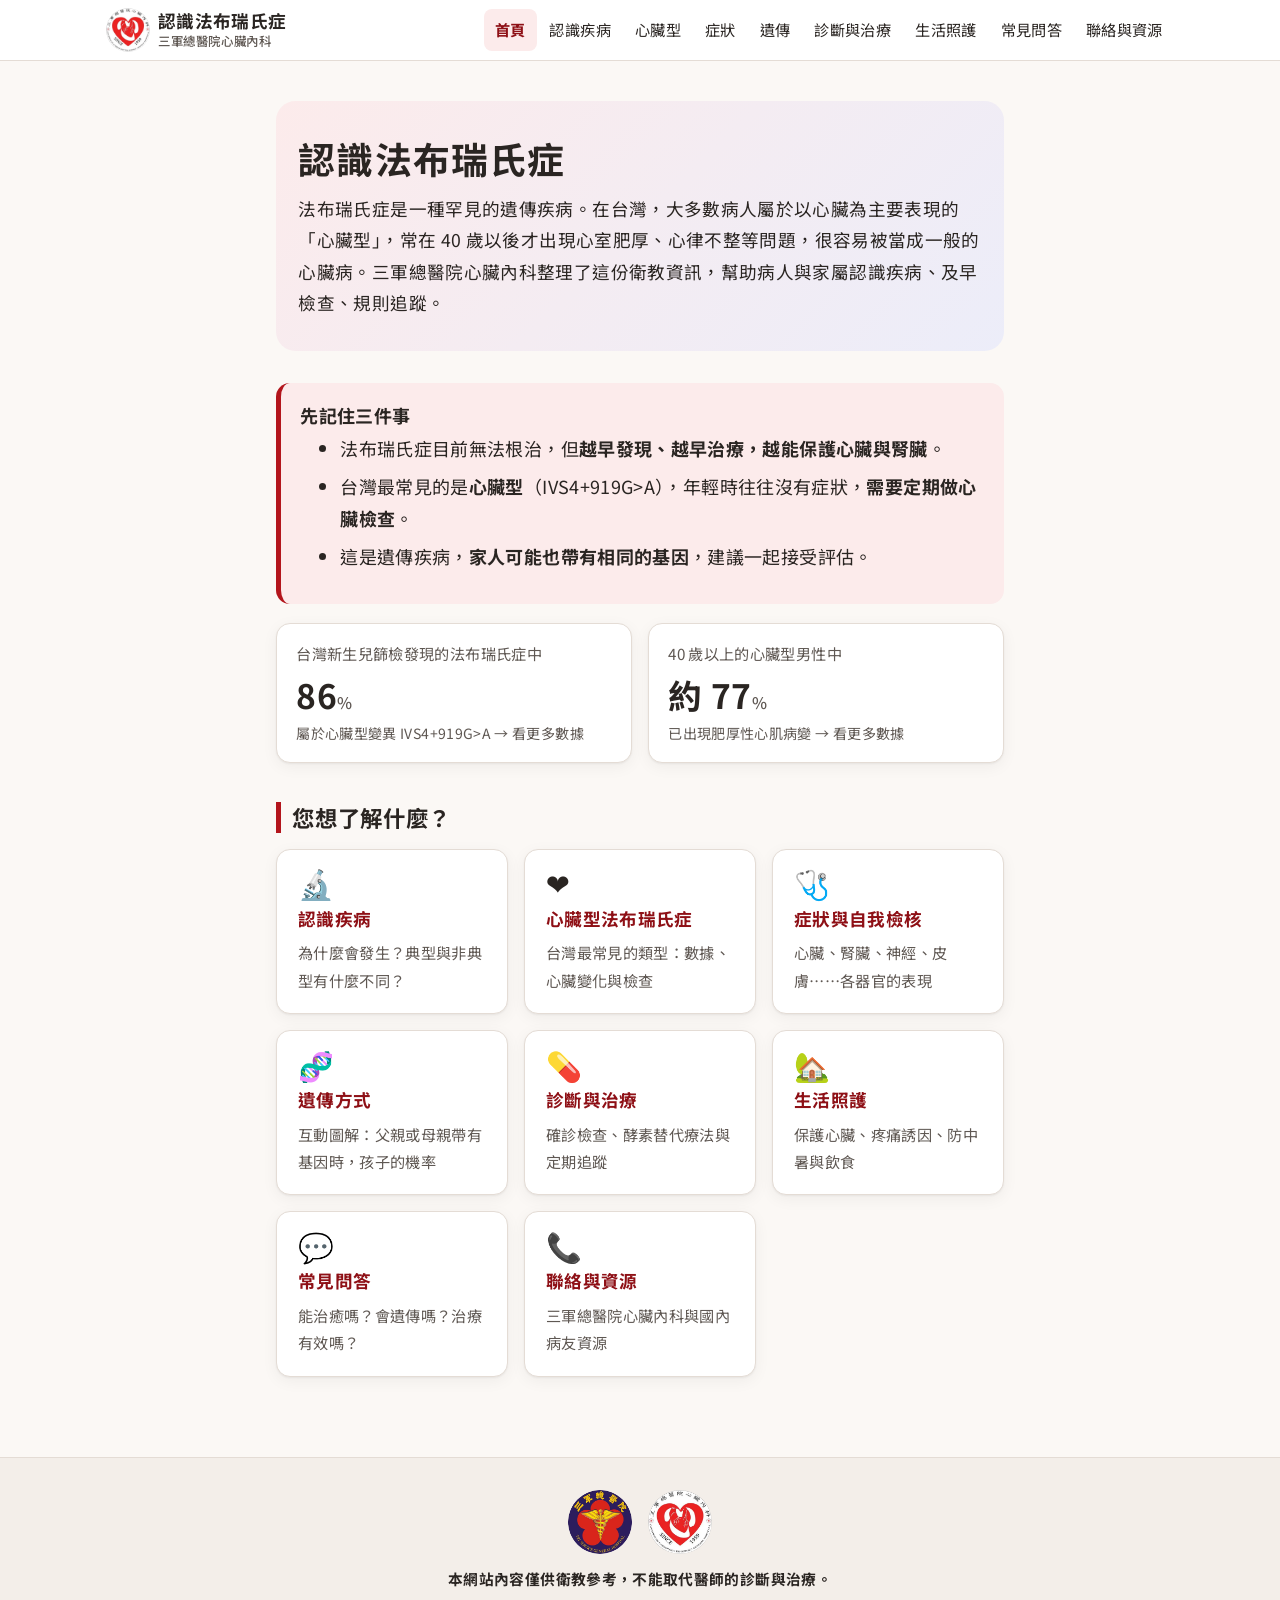
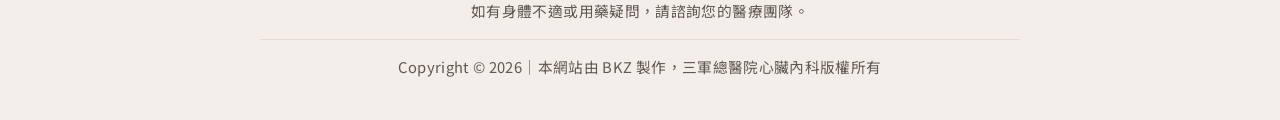
<file: index.html>
<!doctype html>
<html lang="zh-Hant-TW">
<head>
<meta charset="utf-8">
<meta name="viewport" content="width=device-width, initial-scale=1">
<title>認識法布瑞氏症｜三軍總醫院心臟內科</title>
<meta name="description" content="三軍總醫院心臟內科法布瑞氏症衛教網站：認識疾病、心臟型法布瑞氏症、症狀、遺傳、診斷治療與生活照護。">
<link rel="preconnect" href="https://fonts.googleapis.com">
<link rel="preconnect" href="https://fonts.gstatic.com" crossorigin>
<link rel="stylesheet" href="https://fonts.googleapis.com/css2?family=Noto+Sans+TC:wght@400;500;700&display=swap">
<link rel="stylesheet" href="assets/css/style.css">
<link rel="icon" href="assets/img/favicon.png" type="image/png">
<script src="assets/js/main.js" defer></script>
</head>
<body>
<a class="skip-link" href="#main">跳至主要內容</a>
<header class="site-header">
  <div class="header-inner">
    <a class="brand" href="index.html">
      <img src="assets/img/logo-cardiology.png" alt="三軍總醫院心臟內科標誌" width="44" height="44">
      <span class="brand-text">認識法布瑞氏症<small>三軍總醫院心臟內科</small></span>
    </a>
    <button class="nav-toggle" type="button" aria-expanded="false" aria-controls="site-nav">☰ 選單</button>
    <nav id="site-nav" class="site-nav" aria-label="主選單">
      <ul>
        <li><a href="index.html" aria-current="page">首頁</a></li>
        <li><a href="about.html">認識疾病</a></li>
        <li><a href="cardiac.html">心臟型</a></li>
        <li><a href="symptoms.html">症狀</a></li>
        <li><a href="genetics.html">遺傳</a></li>
        <li><a href="diagnosis-treatment.html">診斷與治療</a></li>
        <li><a href="daily-life.html">生活照護</a></li>
        <li><a href="faq.html">常見問答</a></li>
        <li><a href="resources.html">聯絡與資源</a></li>
      </ul>
    </nav>
  </div>
</header>
<main id="main">
<section class="hero">
  <h1>認識法布瑞氏症</h1>
  <p>法布瑞氏症是一種罕見的遺傳疾病。在台灣，大多數病人屬於以心臟為主要表現的「心臟型」，常在 40 歲以後才出現心室肥厚、心律不整等問題，很容易被當成一般的心臟病。三軍總醫院心臟內科整理了這份衛教資訊，幫助病人與家屬認識疾病、及早檢查、規則追蹤。</p>
</section>

<div class="callout info">
  <strong>先記住三件事</strong>
  <ul>
    <li>法布瑞氏症目前無法根治，但<strong>越早發現、越早治療，越能保護心臟與腎臟</strong>。</li>
    <li>台灣最常見的是<strong>心臟型</strong>（IVS4+919G&gt;A），年輕時往往沒有症狀，<strong>需要定期做心臟檢查</strong>。</li>
    <li>這是遺傳疾病，<strong>家人可能也帶有相同的基因</strong>，建議一起接受評估。</li>
  </ul>
</div>

<div class="stat-grid">
  <a class="stat nav-card" href="cardiac.html" style="text-decoration:none">
    <span class="stat-label">台灣新生兒篩檢發現的法布瑞氏症中</span>
    <span class="stat-value">86<small>%</small></span>
    <span class="stat-note">屬於心臟型變異 IVS4+919G&gt;A → 看更多數據</span>
  </a>
  <a class="stat nav-card" href="cardiac.html" style="text-decoration:none">
    <span class="stat-label">40 歲以上的心臟型男性中</span>
    <span class="stat-value">約 77<small>%</small></span>
    <span class="stat-note">已出現肥厚性心肌病變 → 看更多數據</span>
  </a>
</div>

<h2>您想了解什麼？</h2>
<ul class="card-grid">
  <li><a class="card nav-card" href="about.html"><span class="icon" aria-hidden="true">🔬</span><strong>認識疾病</strong><span class="desc">為什麼會發生？典型與非典型有什麼不同？</span></a></li>
  <li><a class="card nav-card" href="cardiac.html"><span class="icon" aria-hidden="true">❤️</span><strong>心臟型法布瑞氏症</strong><span class="desc">台灣最常見的類型：數據、心臟變化與檢查</span></a></li>
  <li><a class="card nav-card" href="symptoms.html"><span class="icon" aria-hidden="true">🩺</span><strong>症狀與自我檢核</strong><span class="desc">心臟、腎臟、神經、皮膚……各器官的表現</span></a></li>
  <li><a class="card nav-card" href="genetics.html"><span class="icon" aria-hidden="true">🧬</span><strong>遺傳方式</strong><span class="desc">互動圖解：父親或母親帶有基因時，孩子的機率</span></a></li>
  <li><a class="card nav-card" href="diagnosis-treatment.html"><span class="icon" aria-hidden="true">💊</span><strong>診斷與治療</strong><span class="desc">確診檢查、酵素替代療法與定期追蹤</span></a></li>
  <li><a class="card nav-card" href="daily-life.html"><span class="icon" aria-hidden="true">🏡</span><strong>生活照護</strong><span class="desc">保護心臟、疼痛誘因、防中暑與飲食</span></a></li>
  <li><a class="card nav-card" href="faq.html"><span class="icon" aria-hidden="true">💬</span><strong>常見問答</strong><span class="desc">能治癒嗎？會遺傳嗎？治療有效嗎？</span></a></li>
  <li><a class="card nav-card" href="resources.html"><span class="icon" aria-hidden="true">📞</span><strong>聯絡與資源</strong><span class="desc">三軍總醫院心臟內科與國內病友資源</span></a></li>
</ul>

</main>
<footer class="site-footer">
  <div class="footer-inner">
    <div class="footer-logos">
      <img src="assets/img/logo-tsgh.png" alt="三軍總醫院標誌" width="64" height="64" loading="lazy">
      <img src="assets/img/logo-cardiology.png" alt="三軍總醫院心臟內科標誌" width="64" height="64" loading="lazy">
    </div>
    <p><strong>本網站內容僅供衛教參考，不能取代醫師的診斷與治療。</strong></p>
    <p>如有身體不適或用藥疑問，請諮詢您的醫療團隊。</p>
    <p class="copyright">Copyright © 2026｜本網站由 BKZ 製作，三軍總醫院心臟內科版權所有</p>
  </div>
</footer>
</body>
</html>
</file>
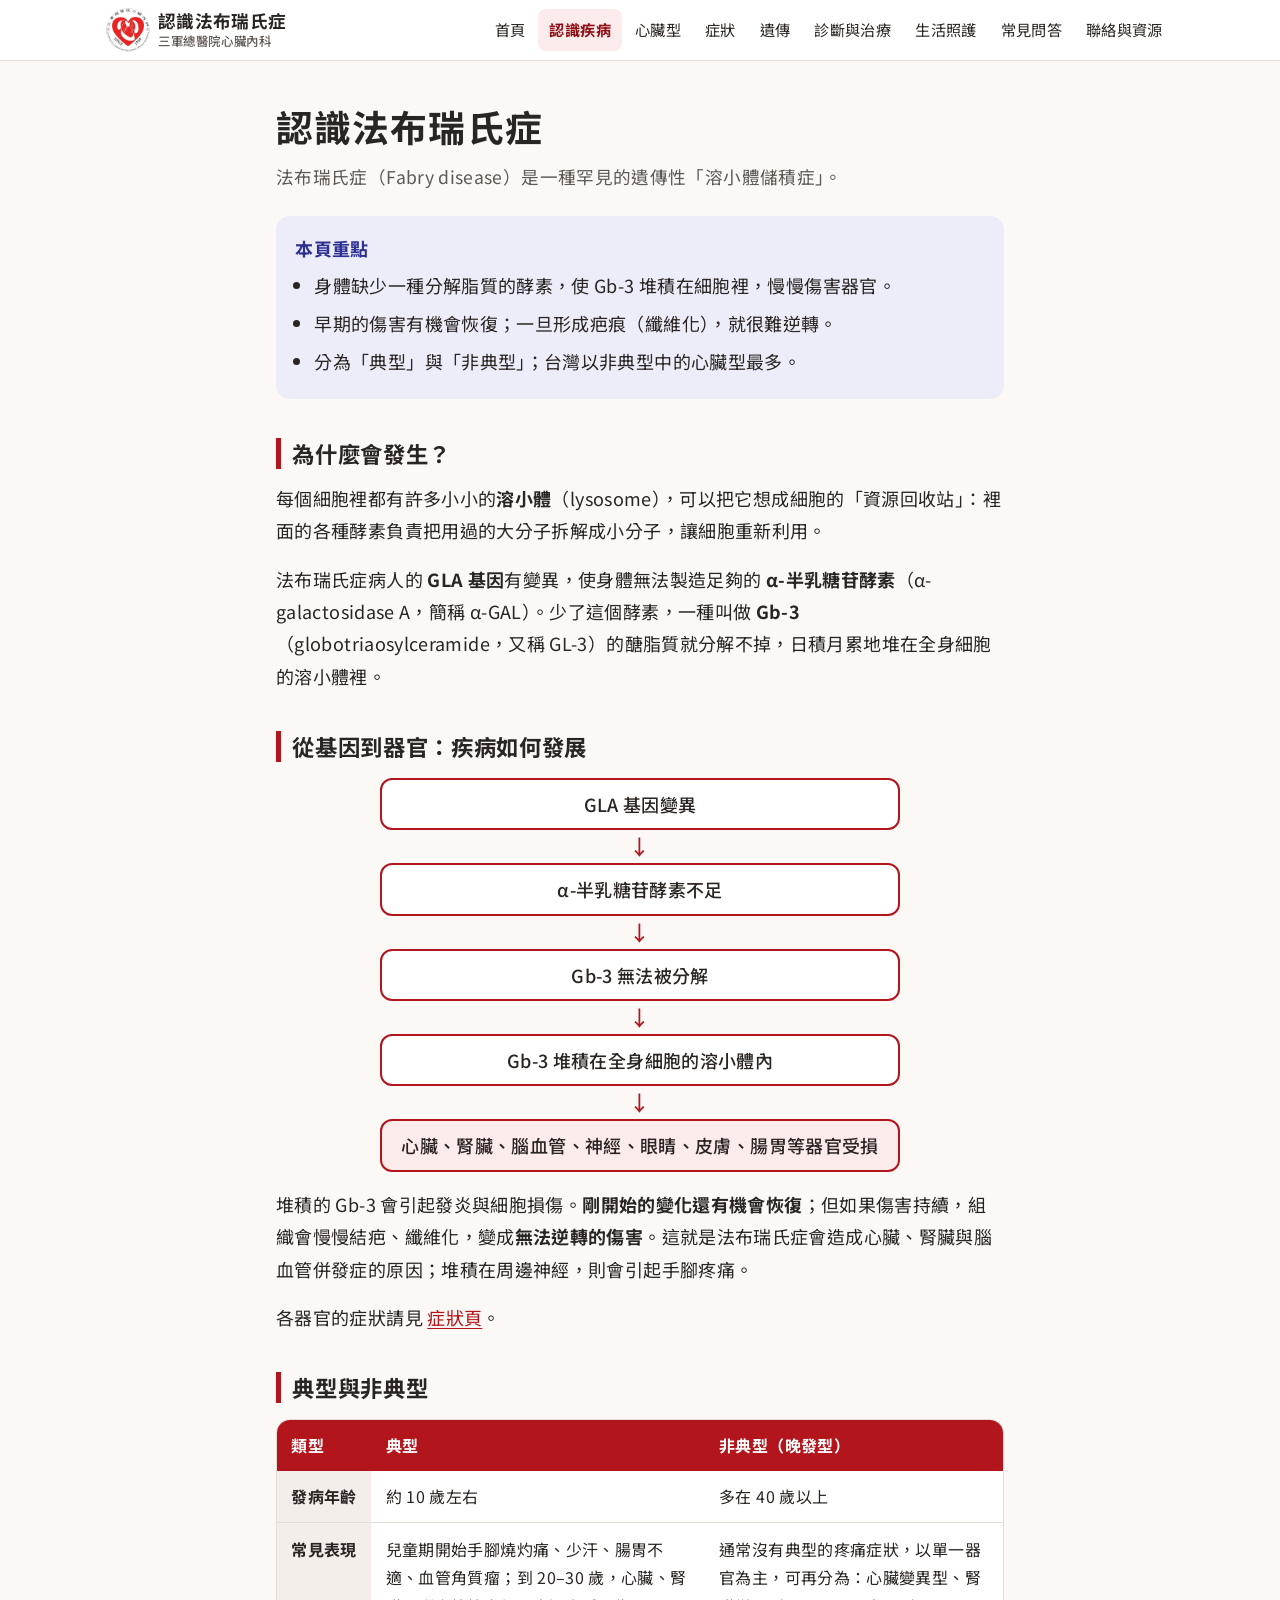
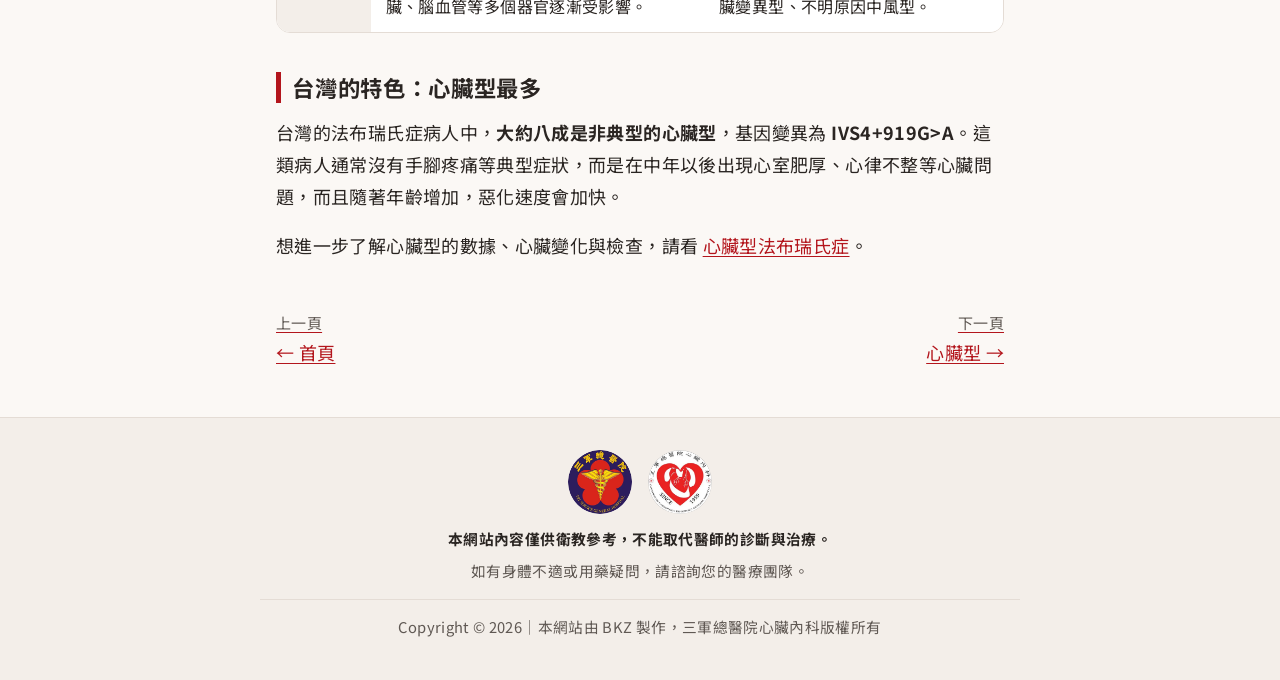
<file: about.html>
<!doctype html>
<html lang="zh-Hant-TW">
<head>
<meta charset="utf-8">
<meta name="viewport" content="width=device-width, initial-scale=1">
<title>認識疾病｜認識法布瑞氏症｜三軍總醫院心臟內科</title>
<meta name="description" content="法布瑞氏症的成因：α-半乳糖苷酵素不足，使 Gb-3 堆積在細胞溶小體內，逐漸傷害心臟、腎臟與腦血管；以及典型與非典型的差異。">
<link rel="preconnect" href="https://fonts.googleapis.com">
<link rel="preconnect" href="https://fonts.gstatic.com" crossorigin>
<link rel="stylesheet" href="https://fonts.googleapis.com/css2?family=Noto+Sans+TC:wght@400;500;700&display=swap">
<link rel="stylesheet" href="assets/css/style.css">
<link rel="icon" href="assets/img/favicon.png" type="image/png">
<script src="assets/js/main.js" defer></script>
</head>
<body>
<a class="skip-link" href="#main">跳至主要內容</a>
<header class="site-header">
  <div class="header-inner">
    <a class="brand" href="index.html">
      <img src="assets/img/logo-cardiology.png" alt="三軍總醫院心臟內科標誌" width="44" height="44">
      <span class="brand-text">認識法布瑞氏症<small>三軍總醫院心臟內科</small></span>
    </a>
    <button class="nav-toggle" type="button" aria-expanded="false" aria-controls="site-nav">☰ 選單</button>
    <nav id="site-nav" class="site-nav" aria-label="主選單">
      <ul>
        <li><a href="index.html">首頁</a></li>
        <li><a href="about.html" aria-current="page">認識疾病</a></li>
        <li><a href="cardiac.html">心臟型</a></li>
        <li><a href="symptoms.html">症狀</a></li>
        <li><a href="genetics.html">遺傳</a></li>
        <li><a href="diagnosis-treatment.html">診斷與治療</a></li>
        <li><a href="daily-life.html">生活照護</a></li>
        <li><a href="faq.html">常見問答</a></li>
        <li><a href="resources.html">聯絡與資源</a></li>
      </ul>
    </nav>
  </div>
</header>
<main id="main">
<div class="page-intro">
  <h1>認識法布瑞氏症</h1>
  <p class="lead">法布瑞氏症（Fabry disease）是一種罕見的遺傳性「溶小體儲積症」。</p>
</div>

<div class="key-points">
  <strong class="label">本頁重點</strong>
  <ul>
    <li>身體缺少一種分解脂質的酵素，使 Gb-3 堆積在細胞裡，慢慢傷害器官。</li>
    <li>早期的傷害有機會恢復；一旦形成疤痕（纖維化），就很難逆轉。</li>
    <li>分為「典型」與「非典型」；台灣以非典型中的心臟型最多。</li>
  </ul>
</div>

<section id="cause">
<h2>為什麼會發生？</h2>
<p>每個細胞裡都有許多小小的<strong>溶小體</strong>（lysosome），可以把它想成細胞的「資源回收站」：裡面的各種酵素負責把用過的大分子拆解成小分子，讓細胞重新利用。</p>
<p>法布瑞氏症病人的 <strong>GLA 基因</strong>有變異，使身體無法製造足夠的 <strong>α-半乳糖苷酵素</strong>（α-galactosidase A，簡稱 α-GAL）。少了這個酵素，一種叫做 <strong>Gb-3</strong>（globotriaosylceramide，又稱 GL-3）的醣脂質就分解不掉，日積月累地堆在全身細胞的溶小體裡。</p>
</section>

<section id="mechanism">
<h2>從基因到器官：疾病如何發展</h2>
<ol class="flow" aria-label="疾病發展流程">
  <li>GLA 基因變異</li>
  <li class="flow-arrow" aria-hidden="true">↓</li>
  <li>α-半乳糖苷酵素不足</li>
  <li class="flow-arrow" aria-hidden="true">↓</li>
  <li>Gb-3 無法被分解</li>
  <li class="flow-arrow" aria-hidden="true">↓</li>
  <li>Gb-3 堆積在全身細胞的溶小體內</li>
  <li class="flow-arrow" aria-hidden="true">↓</li>
  <li>心臟、腎臟、腦血管、神經、眼睛、皮膚、腸胃等器官受損</li>
</ol>
<p>堆積的 Gb-3 會引起發炎與細胞損傷。<strong>剛開始的變化還有機會恢復</strong>；但如果傷害持續，組織會慢慢結疤、纖維化，變成<strong>無法逆轉的傷害</strong>。這就是法布瑞氏症會造成心臟、腎臟與腦血管併發症的原因；堆積在周邊神經，則會引起手腳疼痛。</p>
<p>各器官的症狀請見 <a href="symptoms.html">症狀頁</a>。</p>
</section>

<section id="types">
<h2>典型與非典型</h2>
<div class="table-wrap">
<table>
  <thead><tr><th scope="col">類型</th><th scope="col">典型</th><th scope="col">非典型（晚發型）</th></tr></thead>
  <tbody>
    <tr><th scope="row">發病年齡</th><td>約 10 歲左右</td><td>多在 40 歲以上</td></tr>
    <tr><th scope="row">常見表現</th>
      <td>兒童期開始手腳燒灼痛、少汗、腸胃不適、血管角質瘤；到 20–30 歲，心臟、腎臟、腦血管等多個器官逐漸受影響。</td>
      <td>通常沒有典型的疼痛症狀，以單一器官為主，可再分為：心臟變異型、腎臟變異型、不明原因中風型。</td></tr>
  </tbody>
</table>
</div>
</section>

<section id="taiwan">
<h2>台灣的特色：心臟型最多</h2>
<p>台灣的法布瑞氏症病人中，<strong>大約八成是非典型的心臟型</strong>，基因變異為 <strong>IVS4+919G&gt;A</strong>。這類病人通常沒有手腳疼痛等典型症狀，而是在中年以後出現心室肥厚、心律不整等心臟問題，而且隨著年齡增加，惡化速度會加快。</p>
<p>想進一步了解心臟型的數據、心臟變化與檢查，請看 <a href="cardiac.html">心臟型法布瑞氏症</a>。</p>
</section>
<nav class="page-nav" aria-label="上一頁／下一頁">
  <a class="prev" href="index.html"><small>上一頁</small>← 首頁</a>
  <a class="next" href="cardiac.html"><small>下一頁</small>心臟型 →</a>
</nav>
</main>
<footer class="site-footer">
  <div class="footer-inner">
    <div class="footer-logos">
      <img src="assets/img/logo-tsgh.png" alt="三軍總醫院標誌" width="64" height="64" loading="lazy">
      <img src="assets/img/logo-cardiology.png" alt="三軍總醫院心臟內科標誌" width="64" height="64" loading="lazy">
    </div>
    <p><strong>本網站內容僅供衛教參考，不能取代醫師的診斷與治療。</strong></p>
    <p>如有身體不適或用藥疑問，請諮詢您的醫療團隊。</p>
    <p class="copyright">Copyright © 2026｜本網站由 BKZ 製作，三軍總醫院心臟內科版權所有</p>
  </div>
</footer>
</body>
</html>
</file>
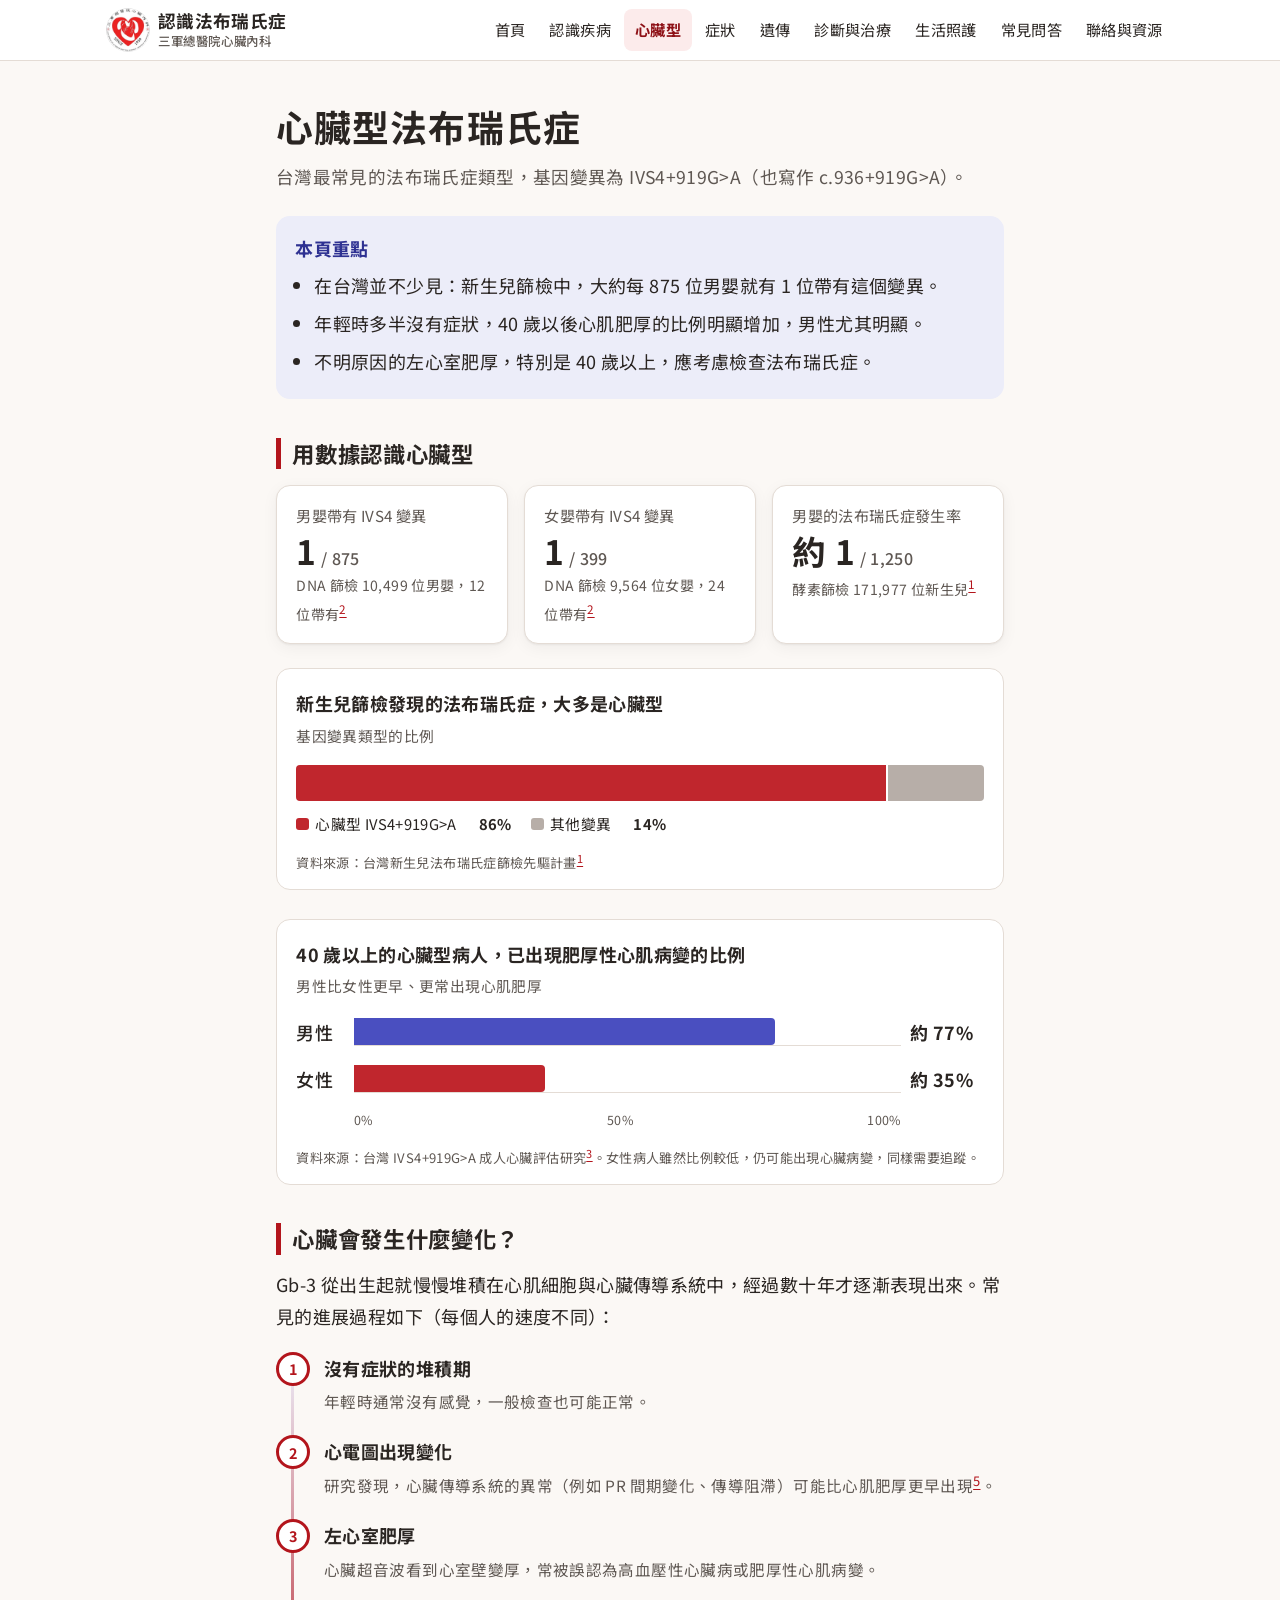
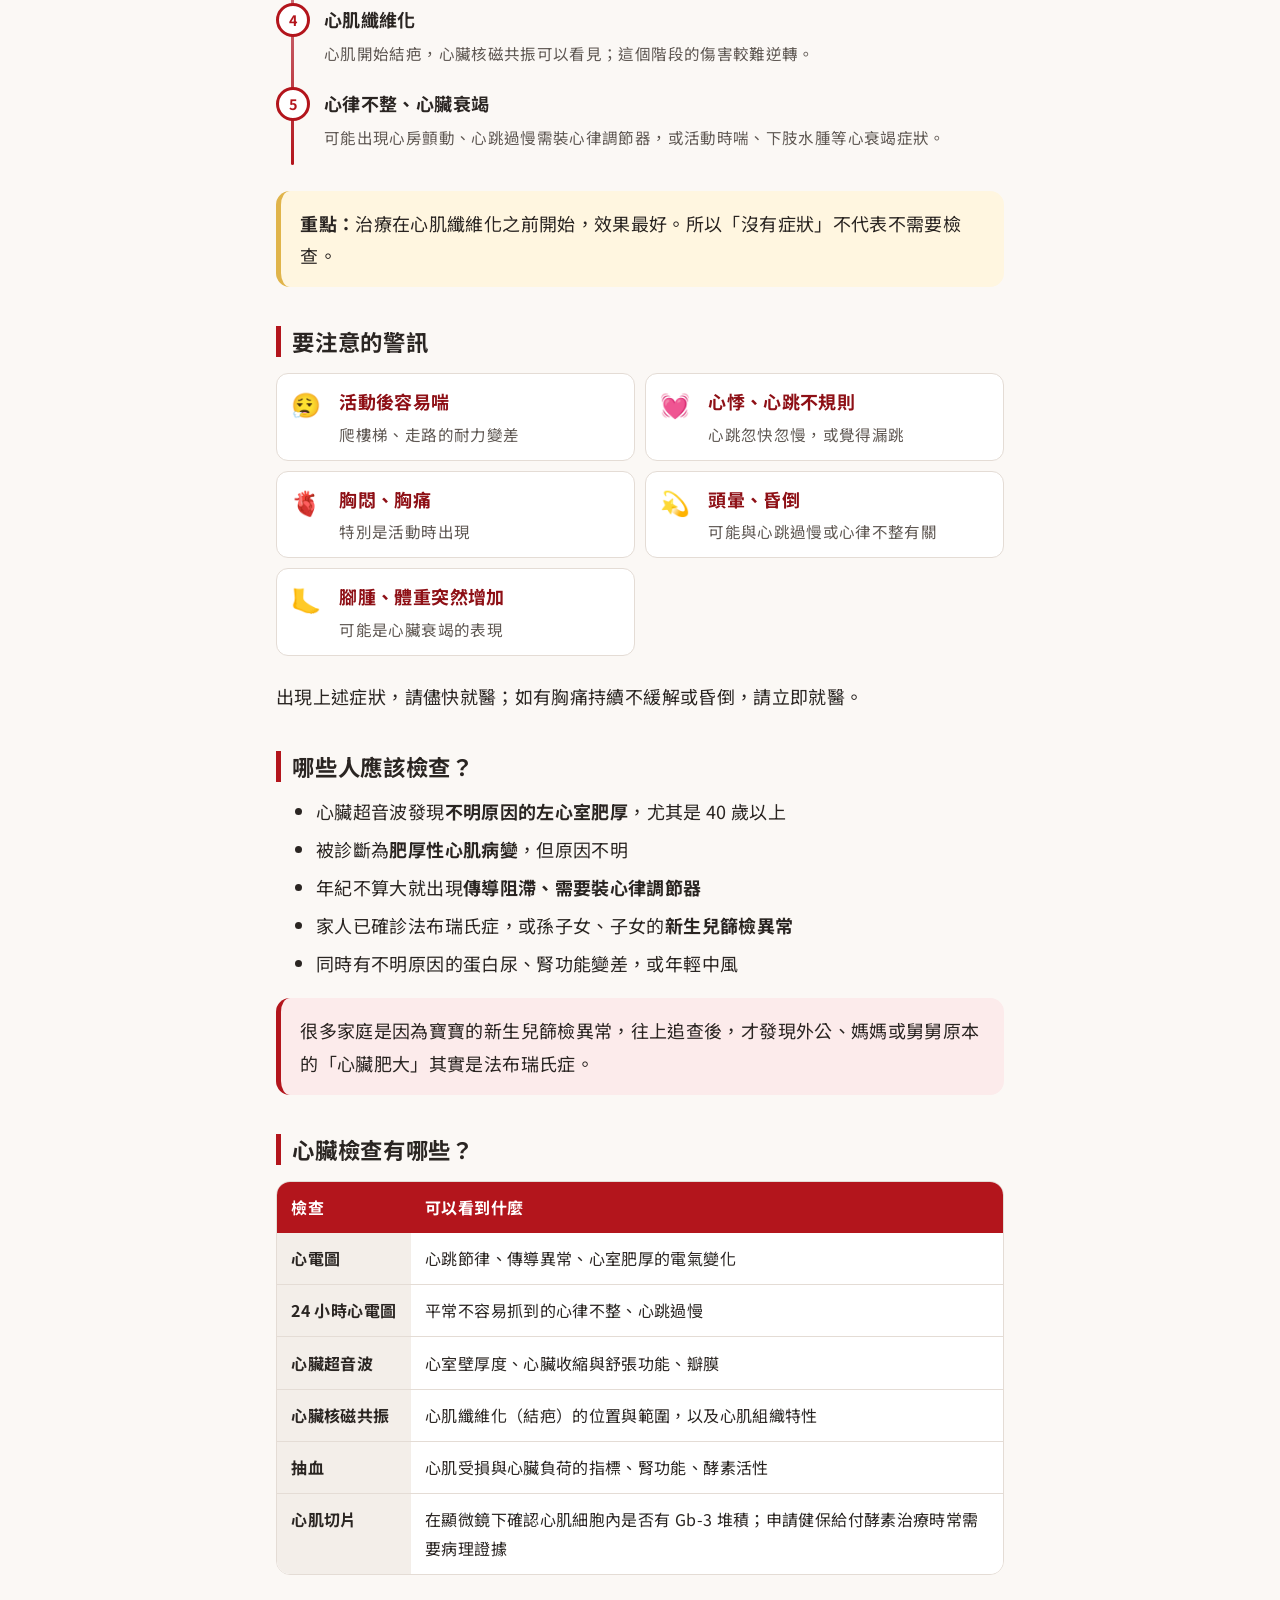
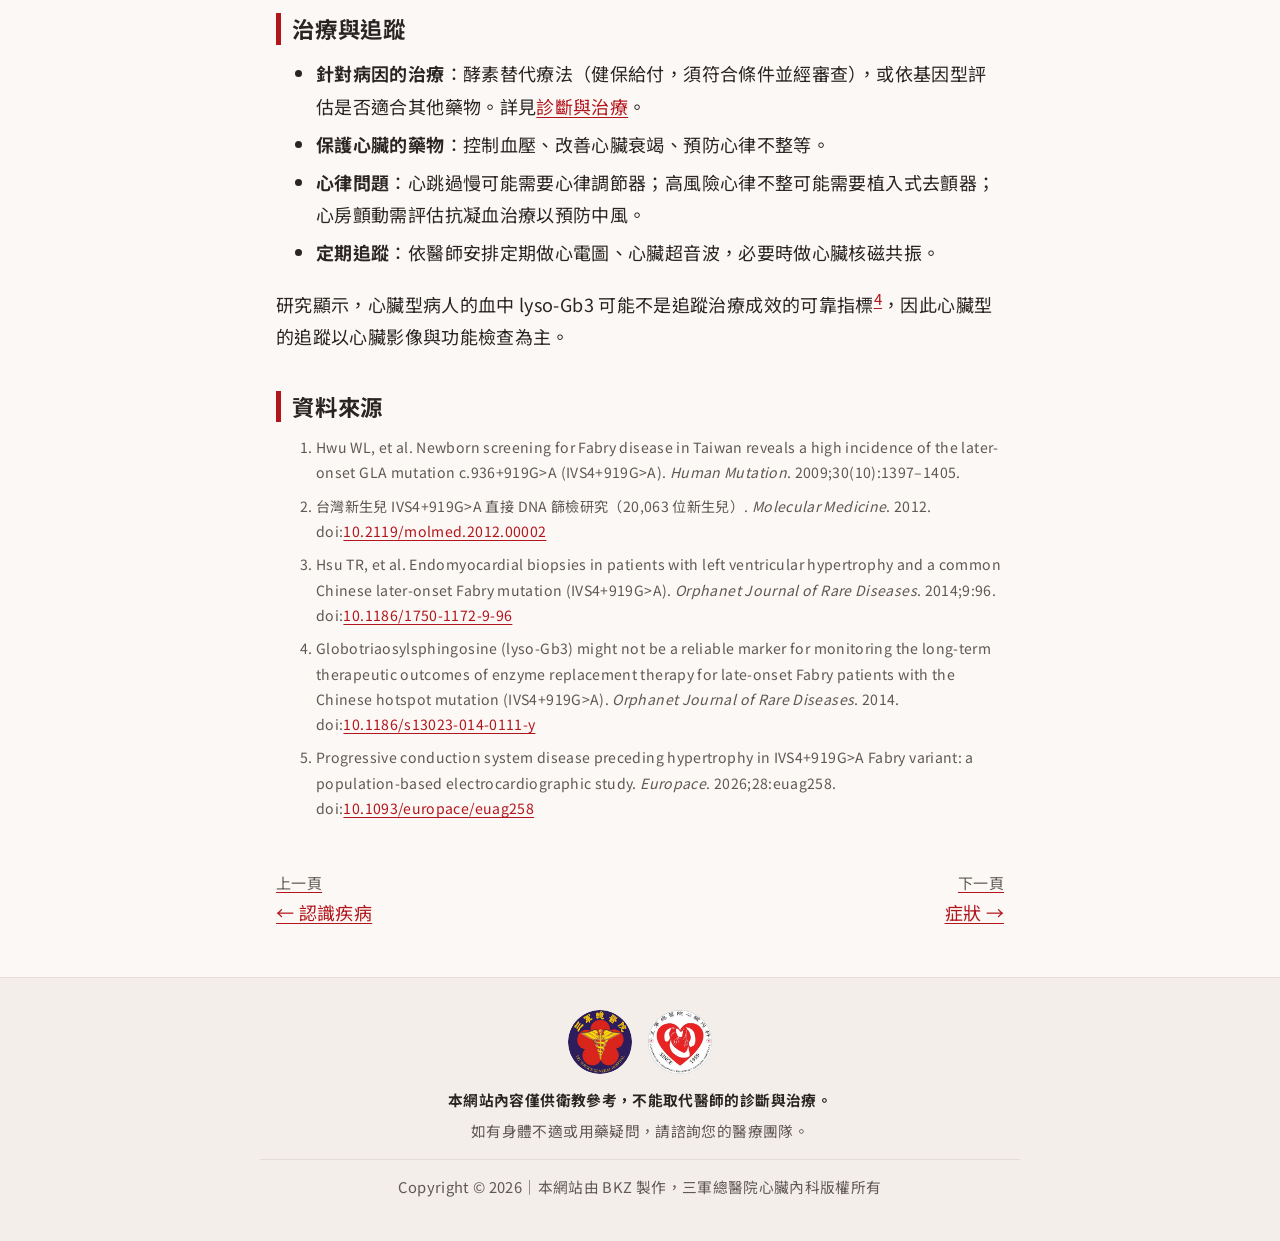
<file: cardiac.html>
<!doctype html>
<html lang="zh-Hant-TW">
<head>
<meta charset="utf-8">
<meta name="viewport" content="width=device-width, initial-scale=1">
<title>心臟型法布瑞氏症｜認識法布瑞氏症｜三軍總醫院心臟內科</title>
<meta name="description" content="台灣最常見的心臟型法布瑞氏症（IVS4+919G>A）：盛行率數據、心臟的變化過程、警訊症狀、誰該檢查、心臟檢查與追蹤治療。">
<link rel="preconnect" href="https://fonts.googleapis.com">
<link rel="preconnect" href="https://fonts.gstatic.com" crossorigin>
<link rel="stylesheet" href="https://fonts.googleapis.com/css2?family=Noto+Sans+TC:wght@400;500;700&display=swap">
<link rel="stylesheet" href="assets/css/style.css">
<link rel="icon" href="assets/img/favicon.png" type="image/png">
<script src="assets/js/main.js" defer></script>
</head>
<body>
<a class="skip-link" href="#main">跳至主要內容</a>
<header class="site-header">
  <div class="header-inner">
    <a class="brand" href="index.html">
      <img src="assets/img/logo-cardiology.png" alt="三軍總醫院心臟內科標誌" width="44" height="44">
      <span class="brand-text">認識法布瑞氏症<small>三軍總醫院心臟內科</small></span>
    </a>
    <button class="nav-toggle" type="button" aria-expanded="false" aria-controls="site-nav">☰ 選單</button>
    <nav id="site-nav" class="site-nav" aria-label="主選單">
      <ul>
        <li><a href="index.html">首頁</a></li>
        <li><a href="about.html">認識疾病</a></li>
        <li><a href="cardiac.html" aria-current="page">心臟型</a></li>
        <li><a href="symptoms.html">症狀</a></li>
        <li><a href="genetics.html">遺傳</a></li>
        <li><a href="diagnosis-treatment.html">診斷與治療</a></li>
        <li><a href="daily-life.html">生活照護</a></li>
        <li><a href="faq.html">常見問答</a></li>
        <li><a href="resources.html">聯絡與資源</a></li>
      </ul>
    </nav>
  </div>
</header>
<main id="main">
<div class="page-intro">
  <h1>心臟型法布瑞氏症</h1>
  <p class="lead">台灣最常見的法布瑞氏症類型，基因變異為 IVS4+919G&gt;A（也寫作 c.936+919G&gt;A）。</p>
</div>

<div class="key-points">
  <strong class="label">本頁重點</strong>
  <ul>
    <li>在台灣並不少見：新生兒篩檢中，大約每 875 位男嬰就有 1 位帶有這個變異。</li>
    <li>年輕時多半沒有症狀，40 歲以後心肌肥厚的比例明顯增加，男性尤其明顯。</li>
    <li>不明原因的左心室肥厚，特別是 40 歲以上，應考慮檢查法布瑞氏症。</li>
  </ul>
</div>

<section id="data">
<h2>用數據認識心臟型</h2>
<div class="stat-grid">
  <div class="stat"><span class="stat-label">男嬰帶有 IVS4 變異</span><span class="stat-value">1<small> / 875</small></span><span class="stat-note">DNA 篩檢 10,499 位男嬰，12 位帶有<sup><a href="#src2">2</a></sup></span></div>
  <div class="stat"><span class="stat-label">女嬰帶有 IVS4 變異</span><span class="stat-value">1<small> / 399</small></span><span class="stat-note">DNA 篩檢 9,564 位女嬰，24 位帶有<sup><a href="#src2">2</a></sup></span></div>
  <div class="stat"><span class="stat-label">男嬰的法布瑞氏症發生率</span><span class="stat-value">約 1<small> / 1,250</small></span><span class="stat-note">酵素篩檢 171,977 位新生兒<sup><a href="#src1">1</a></sup></span></div>
</div>

<figure class="chart" aria-labelledby="c1-title">
  <p class="chart-title" id="c1-title">新生兒篩檢發現的法布瑞氏症，大多是心臟型</p>
  <p class="chart-sub">基因變異類型的比例</p>
  <div class="segbar" role="img" aria-label="IVS4+919G>A 心臟型占 86%，其他變異占 14%">
    <div class="seg ivs4" style="width:86%" tabindex="0" data-tip="心臟型 IVS4+919G>A：86%"></div>
    <div class="seg other" style="width:14%" tabindex="0" data-tip="其他 GLA 變異：14%"></div>
  </div>
  <div class="chart-legend">
    <span><i style="background:var(--series-female)"></i>心臟型 IVS4+919G&gt;A　<strong>86%</strong></span>
    <span><i style="background:var(--series-other)"></i>其他變異　<strong>14%</strong></span>
  </div>
  <figcaption>資料來源：台灣新生兒法布瑞氏症篩檢先驅計畫<sup><a href="#src1">1</a></sup></figcaption>
</figure>

<figure class="chart" aria-labelledby="c2-title">
  <p class="chart-title" id="c2-title">40 歲以上的心臟型病人，已出現肥厚性心肌病變的比例</p>
  <p class="chart-sub">男性比女性更早、更常出現心肌肥厚</p>
  <div class="hbars" role="img" aria-label="40 歲以上 IVS4 帶因成人：男性約 77%、女性約 35% 已出現肥厚性心肌病變">
    <div class="hbar male">
      <span class="hbar-label">男性</span>
      <div class="hbar-track"><div class="hbar-fill" style="width:77%" tabindex="0" data-tip="男性：約 77% 已出現肥厚性心肌病變"></div></div>
      <span class="hbar-value">約 77%</span>
    </div>
    <div class="hbar female">
      <span class="hbar-label">女性</span>
      <div class="hbar-track"><div class="hbar-fill" style="width:35%" tabindex="0" data-tip="女性：約 35% 已出現肥厚性心肌病變"></div></div>
      <span class="hbar-value">約 35%</span>
    </div>
    <div class="axis" aria-hidden="true"><span></span><span class="ticks"><span>0%</span><span>50%</span><span>100%</span></span><span></span></div>
  </div>
  <figcaption>資料來源：台灣 IVS4+919G&gt;A 成人心臟評估研究<sup><a href="#src3">3</a></sup>。女性病人雖然比例較低，仍可能出現心臟病變，同樣需要追蹤。</figcaption>
</figure>
</section>

<section id="progress">
<h2>心臟會發生什麼變化？</h2>
<p>Gb-3 從出生起就慢慢堆積在心肌細胞與心臟傳導系統中，經過數十年才逐漸表現出來。常見的進展過程如下（每個人的速度不同）：</p>
<ol class="timeline">
  <li data-step="1"><strong>沒有症狀的堆積期</strong><span>年輕時通常沒有感覺，一般檢查也可能正常。</span></li>
  <li data-step="2"><strong>心電圖出現變化</strong><span>研究發現，心臟傳導系統的異常（例如 PR 間期變化、傳導阻滯）可能比心肌肥厚更早出現<sup><a href="#src5">5</a></sup>。</span></li>
  <li data-step="3"><strong>左心室肥厚</strong><span>心臟超音波看到心室壁變厚，常被誤認為高血壓性心臟病或肥厚性心肌病變。</span></li>
  <li data-step="4"><strong>心肌纖維化</strong><span>心肌開始結疤，心臟核磁共振可以看見；這個階段的傷害較難逆轉。</span></li>
  <li data-step="5"><strong>心律不整、心臟衰竭</strong><span>可能出現心房顫動、心跳過慢需裝心律調節器，或活動時喘、下肢水腫等心衰竭症狀。</span></li>
</ol>
<div class="callout"><strong>重點：</strong>治療在心肌纖維化之前開始，效果最好。所以「沒有症狀」不代表不需要檢查。</div>
</section>

<section id="warning">
<h2>要注意的警訊</h2>
<ul class="organ-list">
  <li><span class="o-icon" aria-hidden="true">😮‍💨</span><strong>活動後容易喘</strong><span class="o-desc">爬樓梯、走路的耐力變差</span></li>
  <li><span class="o-icon" aria-hidden="true">💓</span><strong>心悸、心跳不規則</strong><span class="o-desc">心跳忽快忽慢，或覺得漏跳</span></li>
  <li><span class="o-icon" aria-hidden="true">🫀</span><strong>胸悶、胸痛</strong><span class="o-desc">特別是活動時出現</span></li>
  <li><span class="o-icon" aria-hidden="true">💫</span><strong>頭暈、昏倒</strong><span class="o-desc">可能與心跳過慢或心律不整有關</span></li>
  <li><span class="o-icon" aria-hidden="true">🦶</span><strong>腳腫、體重突然增加</strong><span class="o-desc">可能是心臟衰竭的表現</span></li>
</ul>
<p>出現上述症狀，請儘快就醫；如有胸痛持續不緩解或昏倒，請立即就醫。</p>
</section>

<section id="who">
<h2>哪些人應該檢查？</h2>
<ul>
  <li>心臟超音波發現<strong>不明原因的左心室肥厚</strong>，尤其是 40 歲以上</li>
  <li>被診斷為<strong>肥厚性心肌病變</strong>，但原因不明</li>
  <li>年紀不算大就出現<strong>傳導阻滯、需要裝心律調節器</strong></li>
  <li>家人已確診法布瑞氏症，或孫子女、子女的<strong>新生兒篩檢異常</strong></li>
  <li>同時有不明原因的蛋白尿、腎功能變差，或年輕中風</li>
</ul>
<div class="callout info">很多家庭是因為寶寶的新生兒篩檢異常，往上追查後，才發現外公、媽媽或舅舅原本的「心臟肥大」其實是法布瑞氏症。</div>
</section>

<section id="tests">
<h2>心臟檢查有哪些？</h2>
<div class="table-wrap">
<table>
  <thead><tr><th scope="col">檢查</th><th scope="col">可以看到什麼</th></tr></thead>
  <tbody>
    <tr><th scope="row">心電圖</th><td>心跳節律、傳導異常、心室肥厚的電氣變化</td></tr>
    <tr><th scope="row">24 小時心電圖</th><td>平常不容易抓到的心律不整、心跳過慢</td></tr>
    <tr><th scope="row">心臟超音波</th><td>心室壁厚度、心臟收縮與舒張功能、瓣膜</td></tr>
    <tr><th scope="row">心臟核磁共振</th><td>心肌纖維化（結疤）的位置與範圍，以及心肌組織特性</td></tr>
    <tr><th scope="row">抽血</th><td>心肌受損與心臟負荷的指標、腎功能、酵素活性</td></tr>
    <tr><th scope="row">心肌切片</th><td>在顯微鏡下確認心肌細胞內是否有 Gb-3 堆積；申請健保給付酵素治療時常需要病理證據</td></tr>
  </tbody>
</table>
</div>
</section>

<section id="treat">
<h2>治療與追蹤</h2>
<ul>
  <li><strong>針對病因的治療</strong>：酵素替代療法（健保給付，須符合條件並經審查），或依基因型評估是否適合其他藥物。詳見<a href="diagnosis-treatment.html#treatment">診斷與治療</a>。</li>
  <li><strong>保護心臟的藥物</strong>：控制血壓、改善心臟衰竭、預防心律不整等。</li>
  <li><strong>心律問題</strong>：心跳過慢可能需要心律調節器；高風險心律不整可能需要植入式去顫器；心房顫動需評估抗凝血治療以預防中風。</li>
  <li><strong>定期追蹤</strong>：依醫師安排定期做心電圖、心臟超音波，必要時做心臟核磁共振。</li>
</ul>
<p>研究顯示，心臟型病人的血中 lyso-Gb3 可能不是追蹤治療成效的可靠指標<sup><a href="#src4">4</a></sup>，因此心臟型的追蹤以心臟影像與功能檢查為主。</p>
</section>

<section id="sources">
<h2>資料來源</h2>
<ol class="sources">
  <li id="src1">Hwu WL, et al. Newborn screening for Fabry disease in Taiwan reveals a high incidence of the later-onset GLA mutation c.936+919G&gt;A (IVS4+919G&gt;A). <em>Human Mutation</em>. 2009;30(10):1397–1405.</li>
  <li id="src2">台灣新生兒 IVS4+919G&gt;A 直接 DNA 篩檢研究（20,063 位新生兒）. <em>Molecular Medicine</em>. 2012. doi:<a href="https://doi.org/10.2119/molmed.2012.00002" rel="noopener">10.2119/molmed.2012.00002</a></li>
  <li id="src3">Hsu TR, et al. Endomyocardial biopsies in patients with left ventricular hypertrophy and a common Chinese later-onset Fabry mutation (IVS4+919G&gt;A). <em>Orphanet Journal of Rare Diseases</em>. 2014;9:96. doi:<a href="https://doi.org/10.1186/1750-1172-9-96" rel="noopener">10.1186/1750-1172-9-96</a></li>
  <li id="src4">Globotriaosylsphingosine (lyso-Gb3) might not be a reliable marker for monitoring the long-term therapeutic outcomes of enzyme replacement therapy for late-onset Fabry patients with the Chinese hotspot mutation (IVS4+919G&gt;A). <em>Orphanet Journal of Rare Diseases</em>. 2014. doi:<a href="https://doi.org/10.1186/s13023-014-0111-y" rel="noopener">10.1186/s13023-014-0111-y</a></li>
  <li id="src5">Progressive conduction system disease preceding hypertrophy in IVS4+919G&gt;A Fabry variant: a population-based electrocardiographic study. <em>Europace</em>. 2026;28:euag258. doi:<a href="https://doi.org/10.1093/europace/euag258" rel="noopener">10.1093/europace/euag258</a></li>
</ol>
</section>
<nav class="page-nav" aria-label="上一頁／下一頁">
  <a class="prev" href="about.html"><small>上一頁</small>← 認識疾病</a>
  <a class="next" href="symptoms.html"><small>下一頁</small>症狀 →</a>
</nav>
</main>
<footer class="site-footer">
  <div class="footer-inner">
    <div class="footer-logos">
      <img src="assets/img/logo-tsgh.png" alt="三軍總醫院標誌" width="64" height="64" loading="lazy">
      <img src="assets/img/logo-cardiology.png" alt="三軍總醫院心臟內科標誌" width="64" height="64" loading="lazy">
    </div>
    <p><strong>本網站內容僅供衛教參考，不能取代醫師的診斷與治療。</strong></p>
    <p>如有身體不適或用藥疑問，請諮詢您的醫療團隊。</p>
    <p class="copyright">Copyright © 2026｜本網站由 BKZ 製作，三軍總醫院心臟內科版權所有</p>
  </div>
</footer>
</body>
</html>
</file>
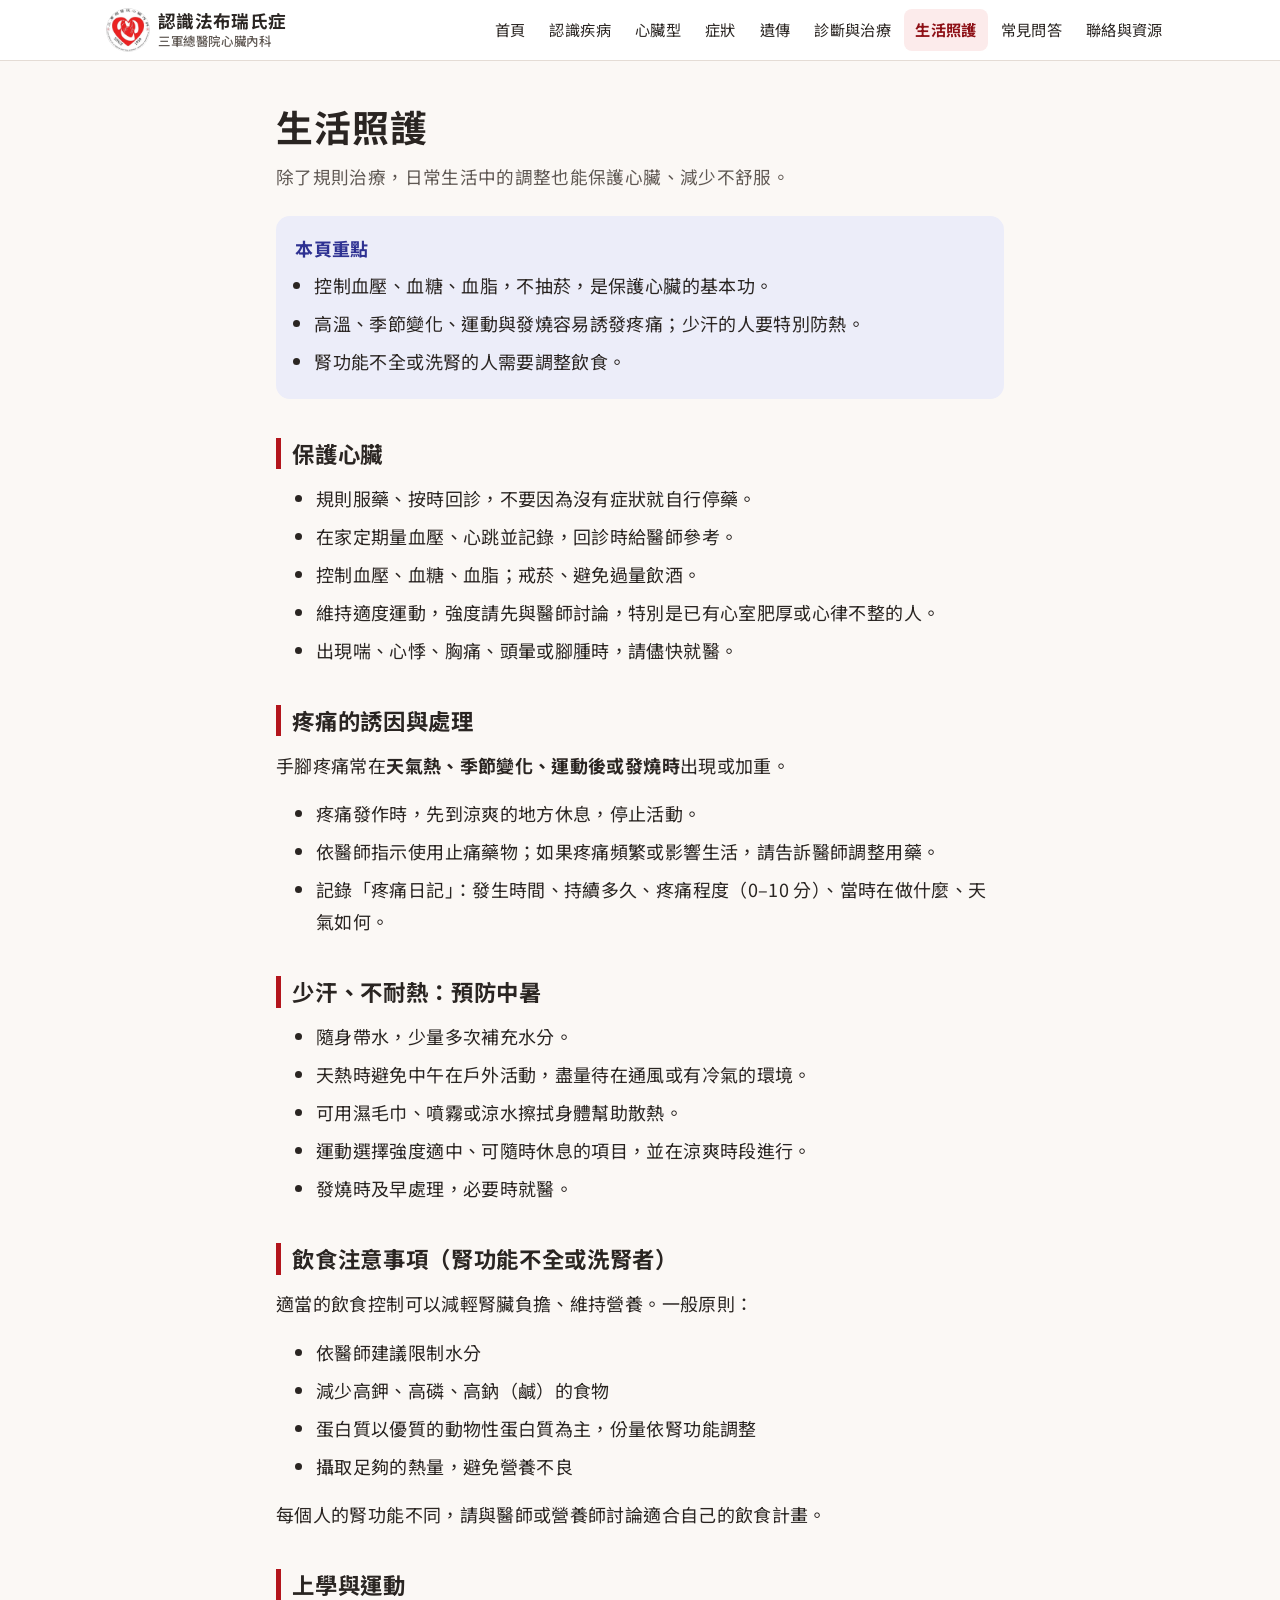
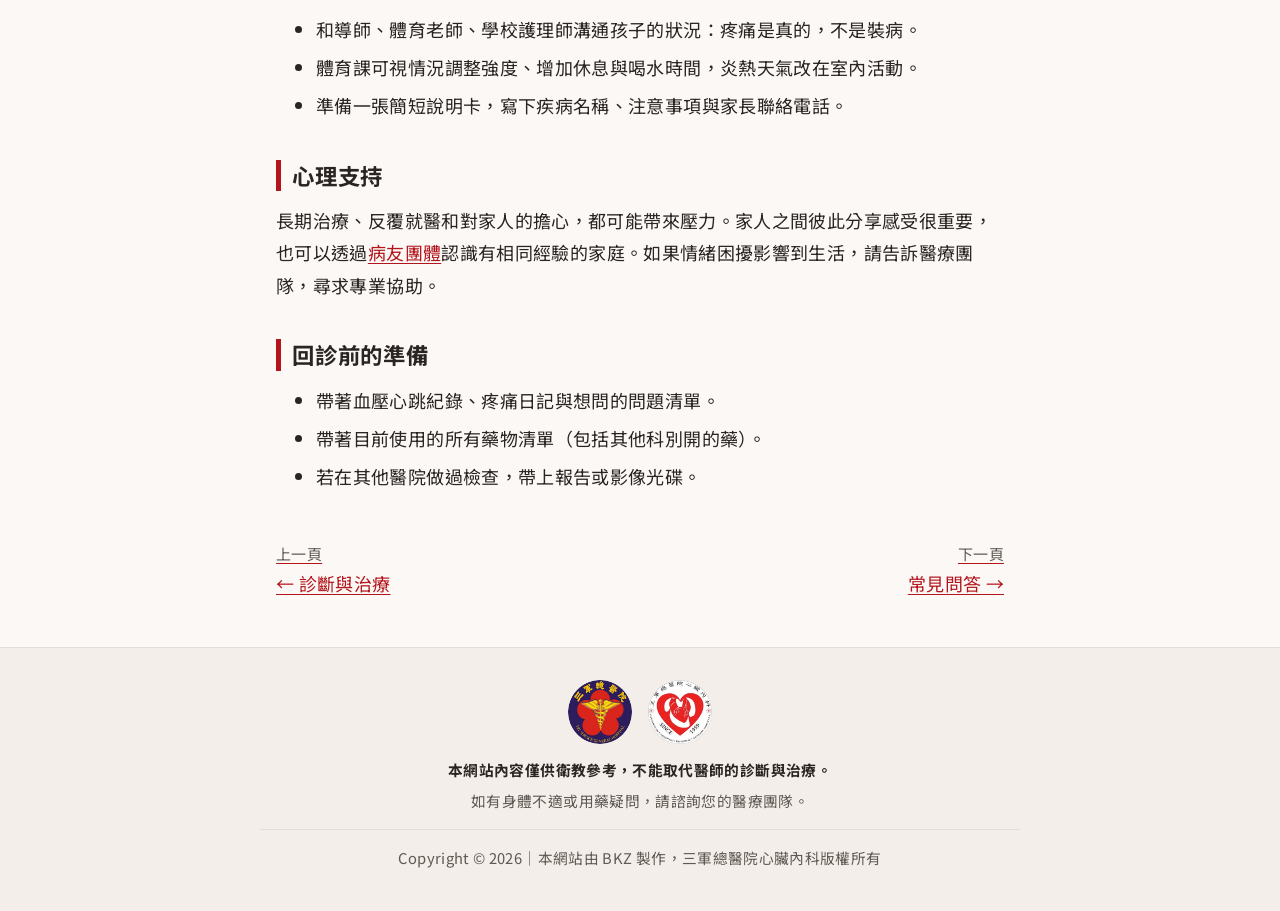
<file: daily-life.html>
<!doctype html>
<html lang="zh-Hant-TW">
<head>
<meta charset="utf-8">
<meta name="viewport" content="width=device-width, initial-scale=1">
<title>生活照護｜認識法布瑞氏症｜三軍總醫院心臟內科</title>
<meta name="description" content="法布瑞氏症的日常照護：保護心臟、避免疼痛誘因、少汗防中暑、腎功能不全的飲食原則、上學與心理支持、回診準備。">
<link rel="preconnect" href="https://fonts.googleapis.com">
<link rel="preconnect" href="https://fonts.gstatic.com" crossorigin>
<link rel="stylesheet" href="https://fonts.googleapis.com/css2?family=Noto+Sans+TC:wght@400;500;700&display=swap">
<link rel="stylesheet" href="assets/css/style.css">
<link rel="icon" href="assets/img/favicon.png" type="image/png">
<script src="assets/js/main.js" defer></script>
</head>
<body>
<a class="skip-link" href="#main">跳至主要內容</a>
<header class="site-header">
  <div class="header-inner">
    <a class="brand" href="index.html">
      <img src="assets/img/logo-cardiology.png" alt="三軍總醫院心臟內科標誌" width="44" height="44">
      <span class="brand-text">認識法布瑞氏症<small>三軍總醫院心臟內科</small></span>
    </a>
    <button class="nav-toggle" type="button" aria-expanded="false" aria-controls="site-nav">☰ 選單</button>
    <nav id="site-nav" class="site-nav" aria-label="主選單">
      <ul>
        <li><a href="index.html">首頁</a></li>
        <li><a href="about.html">認識疾病</a></li>
        <li><a href="cardiac.html">心臟型</a></li>
        <li><a href="symptoms.html">症狀</a></li>
        <li><a href="genetics.html">遺傳</a></li>
        <li><a href="diagnosis-treatment.html">診斷與治療</a></li>
        <li><a href="daily-life.html" aria-current="page">生活照護</a></li>
        <li><a href="faq.html">常見問答</a></li>
        <li><a href="resources.html">聯絡與資源</a></li>
      </ul>
    </nav>
  </div>
</header>
<main id="main">
<div class="page-intro">
  <h1>生活照護</h1>
  <p class="lead">除了規則治療，日常生活中的調整也能保護心臟、減少不舒服。</p>
</div>

<div class="key-points">
  <strong class="label">本頁重點</strong>
  <ul>
    <li>控制血壓、血糖、血脂，不抽菸，是保護心臟的基本功。</li>
    <li>高溫、季節變化、運動與發燒容易誘發疼痛；少汗的人要特別防熱。</li>
    <li>腎功能不全或洗腎的人需要調整飲食。</li>
  </ul>
</div>

<section id="heart-care">
<h2>保護心臟</h2>
<ul>
  <li>規則服藥、按時回診，不要因為沒有症狀就自行停藥。</li>
  <li>在家定期量血壓、心跳並記錄，回診時給醫師參考。</li>
  <li>控制血壓、血糖、血脂；戒菸、避免過量飲酒。</li>
  <li>維持適度運動，強度請先與醫師討論，特別是已有心室肥厚或心律不整的人。</li>
  <li>出現喘、心悸、胸痛、頭暈或腳腫時，請儘快就醫。</li>
</ul>
</section>

<section id="triggers">
<h2>疼痛的誘因與處理</h2>
<p>手腳疼痛常在<strong>天氣熱、季節變化、運動後或發燒時</strong>出現或加重。</p>
<ul>
  <li>疼痛發作時，先到涼爽的地方休息，停止活動。</li>
  <li>依醫師指示使用止痛藥物；如果疼痛頻繁或影響生活，請告訴醫師調整用藥。</li>
  <li>記錄「疼痛日記」：發生時間、持續多久、疼痛程度（0–10 分）、當時在做什麼、天氣如何。</li>
</ul>
<h2>少汗、不耐熱：預防中暑</h2>
<ul>
  <li>隨身帶水，少量多次補充水分。</li>
  <li>天熱時避免中午在戶外活動，盡量待在通風或有冷氣的環境。</li>
  <li>可用濕毛巾、噴霧或涼水擦拭身體幫助散熱。</li>
  <li>運動選擇強度適中、可隨時休息的項目，並在涼爽時段進行。</li>
  <li>發燒時及早處理，必要時就醫。</li>
</ul>
</section>

<section id="diet">
<h2>飲食注意事項（腎功能不全或洗腎者）</h2>
<p>適當的飲食控制可以減輕腎臟負擔、維持營養。一般原則：</p>
<ul>
  <li>依醫師建議限制水分</li>
  <li>減少高鉀、高磷、高鈉（鹹）的食物</li>
  <li>蛋白質以優質的動物性蛋白質為主，份量依腎功能調整</li>
  <li>攝取足夠的熱量，避免營養不良</li>
</ul>
<p>每個人的腎功能不同，請與醫師或營養師討論適合自己的飲食計畫。</p>
</section>

<section id="school">
<h2>上學與運動</h2>
<ul>
  <li>和導師、體育老師、學校護理師溝通孩子的狀況：疼痛是真的，不是裝病。</li>
  <li>體育課可視情況調整強度、增加休息與喝水時間，炎熱天氣改在室內活動。</li>
  <li>準備一張簡短說明卡，寫下疾病名稱、注意事項與家長聯絡電話。</li>
</ul>
<h2>心理支持</h2>
<p>長期治療、反覆就醫和對家人的擔心，都可能帶來壓力。家人之間彼此分享感受很重要，也可以透過<a href="resources.html#domestic">病友團體</a>認識有相同經驗的家庭。如果情緒困擾影響到生活，請告訴醫療團隊，尋求專業協助。</p>
<h2>回診前的準備</h2>
<ul>
  <li>帶著血壓心跳紀錄、疼痛日記與想問的問題清單。</li>
  <li>帶著目前使用的所有藥物清單（包括其他科別開的藥）。</li>
  <li>若在其他醫院做過檢查，帶上報告或影像光碟。</li>
</ul>
</section>
<nav class="page-nav" aria-label="上一頁／下一頁">
  <a class="prev" href="diagnosis-treatment.html"><small>上一頁</small>← 診斷與治療</a>
  <a class="next" href="faq.html"><small>下一頁</small>常見問答 →</a>
</nav>
</main>
<footer class="site-footer">
  <div class="footer-inner">
    <div class="footer-logos">
      <img src="assets/img/logo-tsgh.png" alt="三軍總醫院標誌" width="64" height="64" loading="lazy">
      <img src="assets/img/logo-cardiology.png" alt="三軍總醫院心臟內科標誌" width="64" height="64" loading="lazy">
    </div>
    <p><strong>本網站內容僅供衛教參考，不能取代醫師的診斷與治療。</strong></p>
    <p>如有身體不適或用藥疑問，請諮詢您的醫療團隊。</p>
    <p class="copyright">Copyright © 2026｜本網站由 BKZ 製作，三軍總醫院心臟內科版權所有</p>
  </div>
</footer>
</body>
</html>
</file>
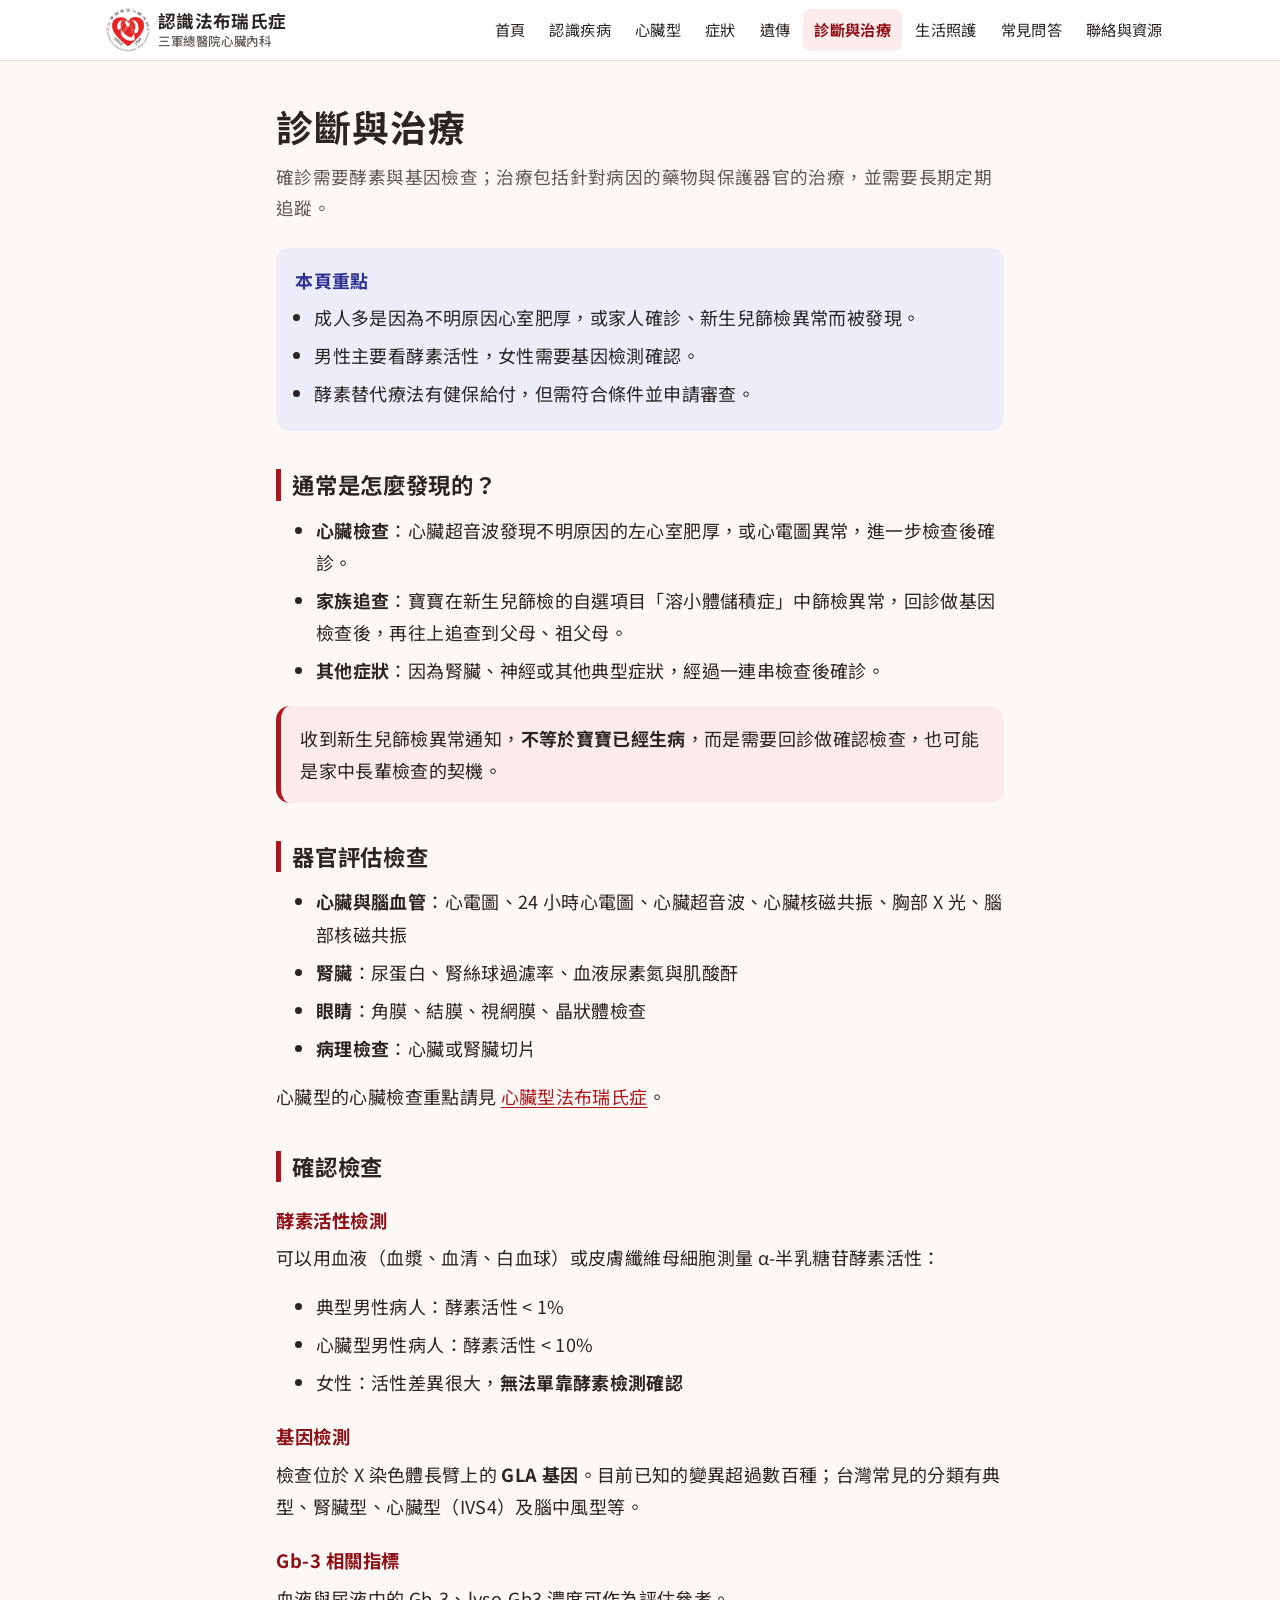
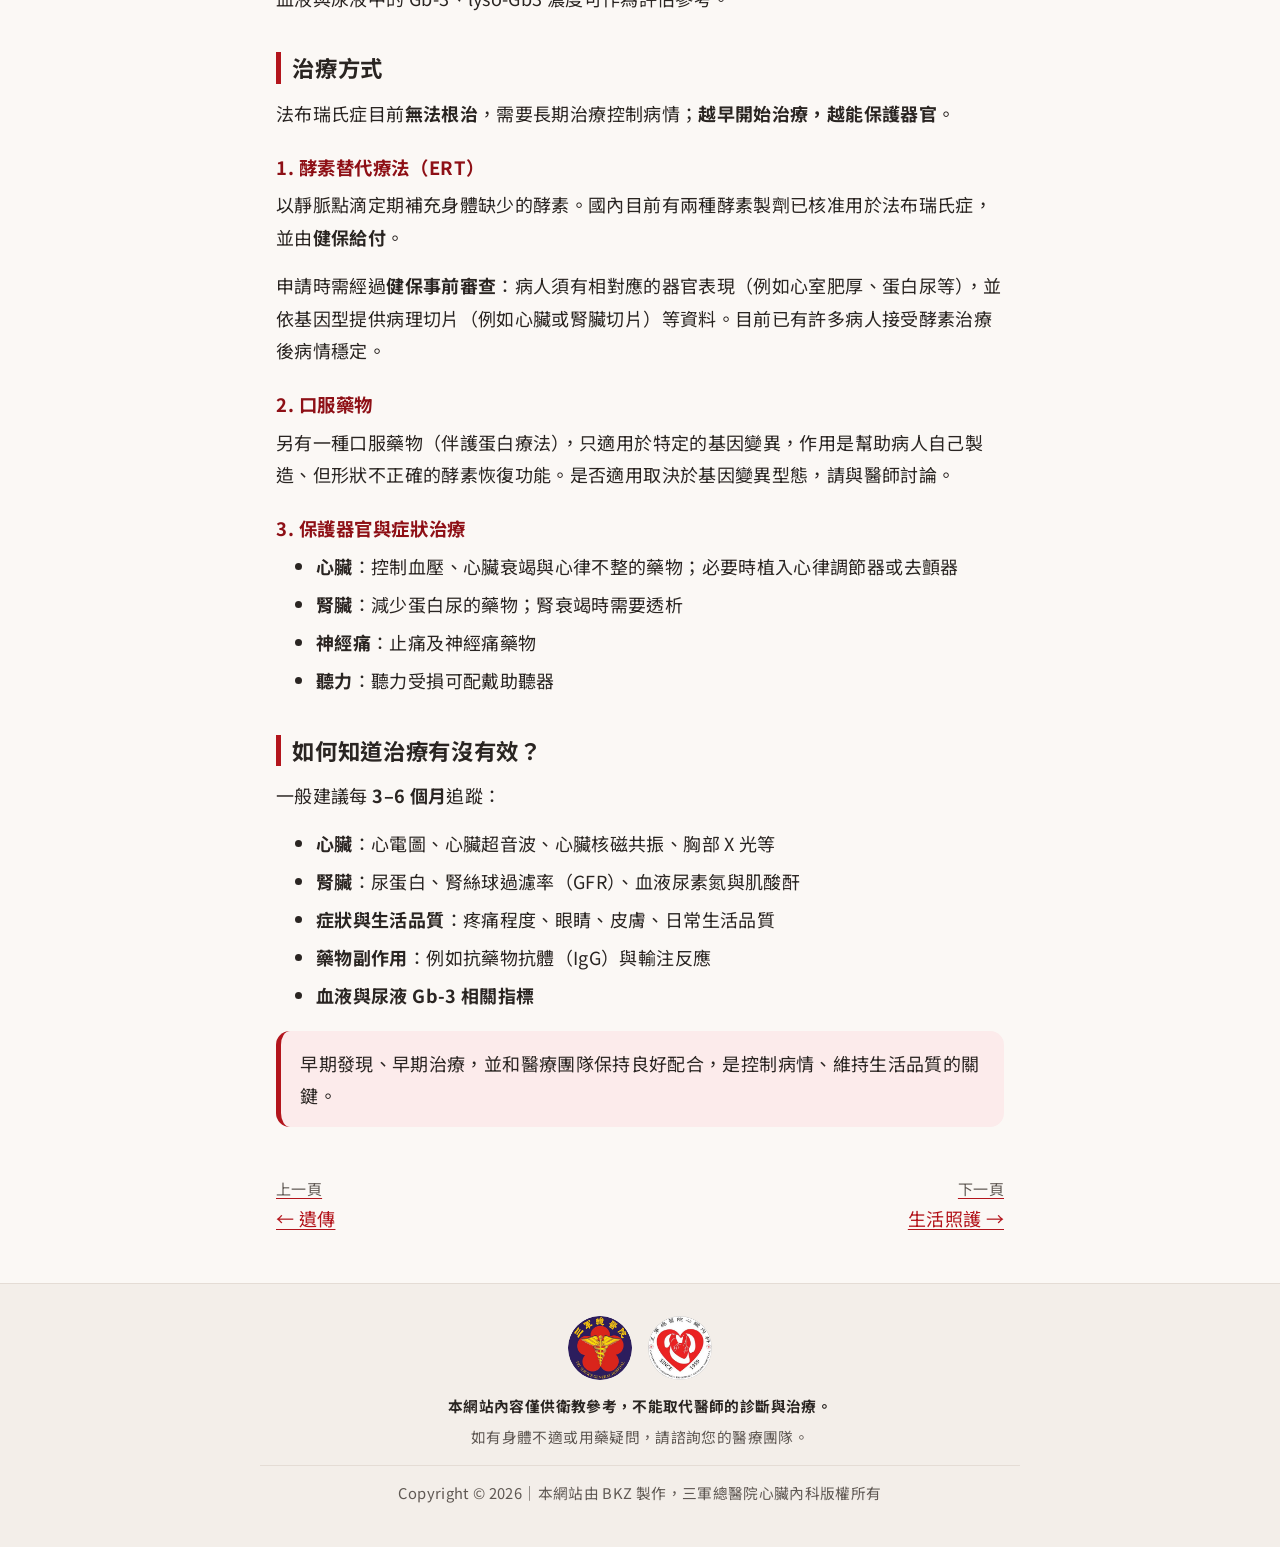
<file: diagnosis-treatment.html>
<!doctype html>
<html lang="zh-Hant-TW">
<head>
<meta charset="utf-8">
<meta name="viewport" content="width=device-width, initial-scale=1">
<title>診斷與治療｜認識法布瑞氏症｜三軍總醫院心臟內科</title>
<meta name="description" content="法布瑞氏症如何被發現與確診（心臟檢查、新生兒篩檢、酵素活性、基因檢測），以及酵素替代療法、症狀治療與定期追蹤。">
<link rel="preconnect" href="https://fonts.googleapis.com">
<link rel="preconnect" href="https://fonts.gstatic.com" crossorigin>
<link rel="stylesheet" href="https://fonts.googleapis.com/css2?family=Noto+Sans+TC:wght@400;500;700&display=swap">
<link rel="stylesheet" href="assets/css/style.css">
<link rel="icon" href="assets/img/favicon.png" type="image/png">
<script src="assets/js/main.js" defer></script>
</head>
<body>
<a class="skip-link" href="#main">跳至主要內容</a>
<header class="site-header">
  <div class="header-inner">
    <a class="brand" href="index.html">
      <img src="assets/img/logo-cardiology.png" alt="三軍總醫院心臟內科標誌" width="44" height="44">
      <span class="brand-text">認識法布瑞氏症<small>三軍總醫院心臟內科</small></span>
    </a>
    <button class="nav-toggle" type="button" aria-expanded="false" aria-controls="site-nav">☰ 選單</button>
    <nav id="site-nav" class="site-nav" aria-label="主選單">
      <ul>
        <li><a href="index.html">首頁</a></li>
        <li><a href="about.html">認識疾病</a></li>
        <li><a href="cardiac.html">心臟型</a></li>
        <li><a href="symptoms.html">症狀</a></li>
        <li><a href="genetics.html">遺傳</a></li>
        <li><a href="diagnosis-treatment.html" aria-current="page">診斷與治療</a></li>
        <li><a href="daily-life.html">生活照護</a></li>
        <li><a href="faq.html">常見問答</a></li>
        <li><a href="resources.html">聯絡與資源</a></li>
      </ul>
    </nav>
  </div>
</header>
<main id="main">
<div class="page-intro">
  <h1>診斷與治療</h1>
  <p class="lead">確診需要酵素與基因檢查；治療包括針對病因的藥物與保護器官的治療，並需要長期定期追蹤。</p>
</div>

<div class="key-points">
  <strong class="label">本頁重點</strong>
  <ul>
    <li>成人多是因為不明原因心室肥厚，或家人確診、新生兒篩檢異常而被發現。</li>
    <li>男性主要看酵素活性，女性需要基因檢測確認。</li>
    <li>酵素替代療法有健保給付，但需符合條件並申請審查。</li>
  </ul>
</div>

<section id="found">
<h2>通常是怎麼發現的？</h2>
<ul>
  <li><strong>心臟檢查</strong>：心臟超音波發現不明原因的左心室肥厚，或心電圖異常，進一步檢查後確診。</li>
  <li><strong>家族追查</strong>：寶寶在新生兒篩檢的自選項目「溶小體儲積症」中篩檢異常，回診做基因檢查後，再往上追查到父母、祖父母。</li>
  <li><strong>其他症狀</strong>：因為腎臟、神經或其他典型症狀，經過一連串檢查後確診。</li>
</ul>
<div class="callout info">收到新生兒篩檢異常通知，<strong>不等於寶寶已經生病</strong>，而是需要回診做確認檢查，也可能是家中長輩檢查的契機。</div>
</section>

<section id="initial">
<h2>器官評估檢查</h2>
<ul>
  <li><strong>心臟與腦血管</strong>：心電圖、24 小時心電圖、心臟超音波、心臟核磁共振、胸部 X 光、腦部核磁共振</li>
  <li><strong>腎臟</strong>：尿蛋白、腎絲球過濾率、血液尿素氮與肌酸酐</li>
  <li><strong>眼睛</strong>：角膜、結膜、視網膜、晶狀體檢查</li>
  <li><strong>病理檢查</strong>：心臟或腎臟切片</li>
</ul>
<p>心臟型的心臟檢查重點請見 <a href="cardiac.html#tests">心臟型法布瑞氏症</a>。</p>
</section>

<section id="confirm">
<h2>確認檢查</h2>
<h3>酵素活性檢測</h3>
<p>可以用血液（血漿、血清、白血球）或皮膚纖維母細胞測量 α-半乳糖苷酵素活性：</p>
<ul>
  <li>典型男性病人：酵素活性 &lt; 1%</li>
  <li>心臟型男性病人：酵素活性 &lt; 10%</li>
  <li>女性：活性差異很大，<strong>無法單靠酵素檢測確認</strong></li>
</ul>
<h3>基因檢測</h3>
<p>檢查位於 X 染色體長臂上的 <strong>GLA 基因</strong>。目前已知的變異超過數百種；台灣常見的分類有典型、腎臟型、心臟型（IVS4）及腦中風型等。</p>
<h3>Gb-3 相關指標</h3>
<p>血液與尿液中的 Gb-3、lyso-Gb3 濃度可作為評估參考。</p>
</section>

<section id="treatment">
<h2>治療方式</h2>
<p>法布瑞氏症目前<strong>無法根治</strong>，需要長期治療控制病情；<strong>越早開始治療，越能保護器官</strong>。</p>
<h3>1. 酵素替代療法（ERT）</h3>
<p>以靜脈點滴定期補充身體缺少的酵素。國內目前有兩種酵素製劑已核准用於法布瑞氏症，並由<strong>健保給付</strong>。</p>
<p>申請時需經過<strong>健保事前審查</strong>：病人須有相對應的器官表現（例如心室肥厚、蛋白尿等），並依基因型提供病理切片（例如心臟或腎臟切片）等資料。目前已有許多病人接受酵素治療後病情穩定。</p>
<h3>2. 口服藥物</h3>
<p>另有一種口服藥物（伴護蛋白療法），只適用於特定的基因變異，作用是幫助病人自己製造、但形狀不正確的酵素恢復功能。是否適用取決於基因變異型態，請與醫師討論。</p>
<h3>3. 保護器官與症狀治療</h3>
<ul>
  <li><strong>心臟</strong>：控制血壓、心臟衰竭與心律不整的藥物；必要時植入心律調節器或去顫器</li>
  <li><strong>腎臟</strong>：減少蛋白尿的藥物；腎衰竭時需要透析</li>
  <li><strong>神經痛</strong>：止痛及神經痛藥物</li>
  <li><strong>聽力</strong>：聽力受損可配戴助聽器</li>
</ul>
</section>

<section id="monitor">
<h2>如何知道治療有沒有效？</h2>
<p>一般建議每 <strong>3–6 個月</strong>追蹤：</p>
<ul>
  <li><strong>心臟</strong>：心電圖、心臟超音波、心臟核磁共振、胸部 X 光等</li>
  <li><strong>腎臟</strong>：尿蛋白、腎絲球過濾率（GFR）、血液尿素氮與肌酸酐</li>
  <li><strong>症狀與生活品質</strong>：疼痛程度、眼睛、皮膚、日常生活品質</li>
  <li><strong>藥物副作用</strong>：例如抗藥物抗體（IgG）與輸注反應</li>
  <li><strong>血液與尿液 Gb-3 相關指標</strong></li>
</ul>
<div class="callout info">早期發現、早期治療，並和醫療團隊保持良好配合，是控制病情、維持生活品質的關鍵。</div>
</section>
<nav class="page-nav" aria-label="上一頁／下一頁">
  <a class="prev" href="genetics.html"><small>上一頁</small>← 遺傳</a>
  <a class="next" href="daily-life.html"><small>下一頁</small>生活照護 →</a>
</nav>
</main>
<footer class="site-footer">
  <div class="footer-inner">
    <div class="footer-logos">
      <img src="assets/img/logo-tsgh.png" alt="三軍總醫院標誌" width="64" height="64" loading="lazy">
      <img src="assets/img/logo-cardiology.png" alt="三軍總醫院心臟內科標誌" width="64" height="64" loading="lazy">
    </div>
    <p><strong>本網站內容僅供衛教參考，不能取代醫師的診斷與治療。</strong></p>
    <p>如有身體不適或用藥疑問，請諮詢您的醫療團隊。</p>
    <p class="copyright">Copyright © 2026｜本網站由 BKZ 製作，三軍總醫院心臟內科版權所有</p>
  </div>
</footer>
</body>
</html>
</file>
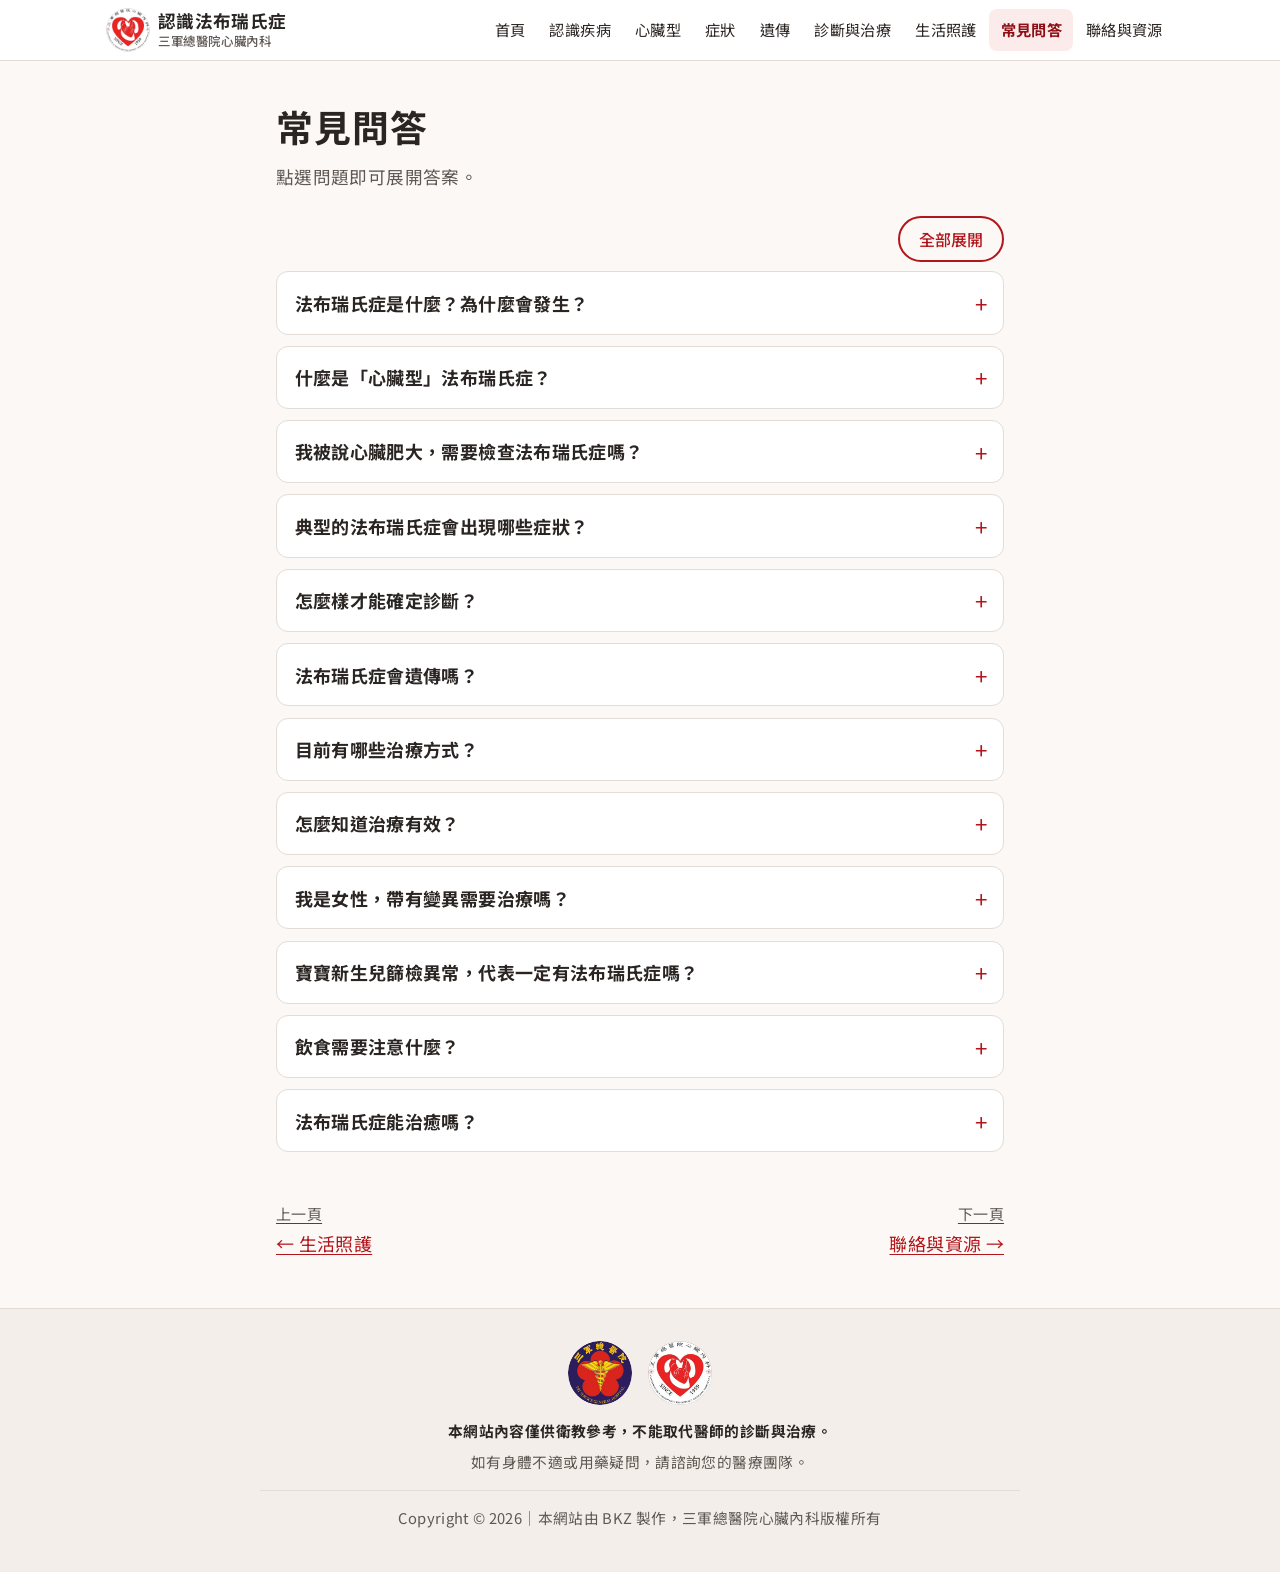
<file: faq.html>
<!doctype html>
<html lang="zh-Hant-TW">
<head>
<meta charset="utf-8">
<meta name="viewport" content="width=device-width, initial-scale=1">
<title>常見問答｜認識法布瑞氏症｜三軍總醫院心臟內科</title>
<meta name="description" content="法布瑞氏症常見問答：是什麼、心臟型、心臟肥大要不要檢查、如何確診、會不會遺傳、治療與追蹤。">
<link rel="preconnect" href="https://fonts.googleapis.com">
<link rel="preconnect" href="https://fonts.gstatic.com" crossorigin>
<link rel="stylesheet" href="https://fonts.googleapis.com/css2?family=Noto+Sans+TC:wght@400;500;700&display=swap">
<link rel="stylesheet" href="assets/css/style.css">
<link rel="icon" href="assets/img/favicon.png" type="image/png">
<script src="assets/js/main.js" defer></script>
</head>
<body>
<a class="skip-link" href="#main">跳至主要內容</a>
<header class="site-header">
  <div class="header-inner">
    <a class="brand" href="index.html">
      <img src="assets/img/logo-cardiology.png" alt="三軍總醫院心臟內科標誌" width="44" height="44">
      <span class="brand-text">認識法布瑞氏症<small>三軍總醫院心臟內科</small></span>
    </a>
    <button class="nav-toggle" type="button" aria-expanded="false" aria-controls="site-nav">☰ 選單</button>
    <nav id="site-nav" class="site-nav" aria-label="主選單">
      <ul>
        <li><a href="index.html">首頁</a></li>
        <li><a href="about.html">認識疾病</a></li>
        <li><a href="cardiac.html">心臟型</a></li>
        <li><a href="symptoms.html">症狀</a></li>
        <li><a href="genetics.html">遺傳</a></li>
        <li><a href="diagnosis-treatment.html">診斷與治療</a></li>
        <li><a href="daily-life.html">生活照護</a></li>
        <li><a href="faq.html" aria-current="page">常見問答</a></li>
        <li><a href="resources.html">聯絡與資源</a></li>
      </ul>
    </nav>
  </div>
</header>
<main id="main">
<div class="page-intro">
  <h1>常見問答</h1>
  <p class="lead">點選問題即可展開答案。</p>
</div>
<div class="faq-tools"><button class="btn secondary" type="button" data-faq-toggle hidden>全部展開</button></div>
<details class="faq"><summary>法布瑞氏症是什麼？為什麼會發生？</summary><div class="answer">
<p>法布瑞氏症是一種罕見的遺傳疾病。GLA 基因變異使身體缺少 α-半乳糖苷酵素，一種叫 Gb-3 的醣脂質無法被分解，堆積在全身細胞的溶小體內，逐漸造成心臟、腎臟、腦血管等器官病變。詳見<a href="about.html">認識疾病</a>。</p></div></details>
<details class="faq"><summary>什麼是「心臟型」法布瑞氏症？</summary><div class="answer">
<p>台灣最常見的類型，基因變異為 IVS4+919G&gt;A。病人通常沒有手腳疼痛等典型症狀，而是在 40 歲以後出現心室肥厚、心律不整等心臟問題。詳見<a href="cardiac.html">心臟型法布瑞氏症</a>。</p></div></details>
<details class="faq"><summary>我被說心臟肥大，需要檢查法布瑞氏症嗎？</summary><div class="answer">
<p>如果心室肥厚找不到明確原因（例如沒有長期高血壓、主動脈瓣狹窄），或家族中也有人心臟肥大、洗腎、年輕中風，建議和心臟科醫師討論是否安排法布瑞氏症檢查。</p></div></details>
<details class="faq"><summary>典型的法布瑞氏症會出現哪些症狀？</summary><div class="answer">
<p>典型病人常在兒童或青少年期出現手腳燒灼痛、少汗與不耐熱、血管角質瘤、腸胃不適；部分有角膜濁斑、耳鳴或聽力下降。成年後可能出現心臟、腎臟與腦血管的問題。詳見<a href="symptoms.html">症狀</a>。</p></div></details>
<details class="faq"><summary>怎麼樣才能確定診斷？</summary><div class="answer">
<p>除了心臟、腎臟、眼睛等器官評估外，需要以<strong>酵素活性檢測</strong>與<strong>基因檢測</strong>確認。男性病人的酵素活性通常很低；女性酵素活性差異大，需要基因檢測。詳見<a href="diagnosis-treatment.html#confirm">確認檢查</a>。</p></div></details>
<details class="faq"><summary>法布瑞氏症會遺傳嗎？</summary><div class="answer">
<p>會。基因位於 X 染色體上，男性影響較大，女性也可能出現症狀。父親是患者只會遺傳給女兒；母親帶有變異則每個孩子都有 50% 機率遺傳到。詳見<a href="genetics.html">遺傳</a>的互動圖解。</p></div></details>
<details class="faq"><summary>目前有哪些治療方式？</summary><div class="answer">
<ul><li><strong>酵素替代療法</strong>：國內有兩種酵素製劑，健保給付但需申請審查。</li><li><strong>口服藥物</strong>：只適用於特定基因變異，請與醫師討論。</li><li><strong>保護器官與症狀治療</strong>：心臟藥物、心律調節器、腎臟保護藥物、透析、止痛藥、助聽器等。</li></ul></div></details>
<details class="faq"><summary>怎麼知道治療有效？</summary><div class="answer">
<p>一般建議每 3–6 個月追蹤心臟（心電圖、心臟超音波、必要時心臟核磁共振）、腎功能與尿蛋白、症狀與生活品質、藥物副作用，以及血液與尿液相關指標。</p></div></details>
<details class="faq"><summary>我是女性，帶有變異需要治療嗎？</summary><div class="answer">
<p>女性的症狀輕重差異很大。即使沒有症狀，也建議定期追蹤心臟與腎臟功能；是否需要治療，由醫師依檢查結果評估。</p></div></details>
<details class="faq"><summary>寶寶新生兒篩檢異常，代表一定有法布瑞氏症嗎？</summary><div class="answer">
<p>不一定。篩檢是找出「需要進一步確認」的寶寶，需回診做確認檢查。若確認帶有心臟型變異，孩子可能多年都沒有症狀，重點是長期追蹤；同時也建議家中長輩一起評估。</p></div></details>
<details class="faq"><summary>飲食需要注意什麼？</summary><div class="answer">
<p>腎功能不全或洗腎的病人，需要限制水分與高鉀、高磷、高鈉的食物，蛋白質以優質動物性蛋白為主並攝取足夠熱量。有心臟問題的人也建議少鹽。請與醫師或營養師討論個人化的飲食計畫。</p></div></details>
<details class="faq"><summary>法布瑞氏症能治癒嗎？</summary><div class="answer">
<p>目前還無法根治，需要長期治療與追蹤；但<strong>越早治療，越能保護器官</strong>。早期發現、規則治療，並和醫療團隊良好配合，可以有效控制病情、維持生活品質。</p></div></details>
<nav class="page-nav" aria-label="上一頁／下一頁">
  <a class="prev" href="daily-life.html"><small>上一頁</small>← 生活照護</a>
  <a class="next" href="resources.html"><small>下一頁</small>聯絡與資源 →</a>
</nav>
</main>
<footer class="site-footer">
  <div class="footer-inner">
    <div class="footer-logos">
      <img src="assets/img/logo-tsgh.png" alt="三軍總醫院標誌" width="64" height="64" loading="lazy">
      <img src="assets/img/logo-cardiology.png" alt="三軍總醫院心臟內科標誌" width="64" height="64" loading="lazy">
    </div>
    <p><strong>本網站內容僅供衛教參考，不能取代醫師的診斷與治療。</strong></p>
    <p>如有身體不適或用藥疑問，請諮詢您的醫療團隊。</p>
    <p class="copyright">Copyright © 2026｜本網站由 BKZ 製作，三軍總醫院心臟內科版權所有</p>
  </div>
</footer>
</body>
</html>
</file>
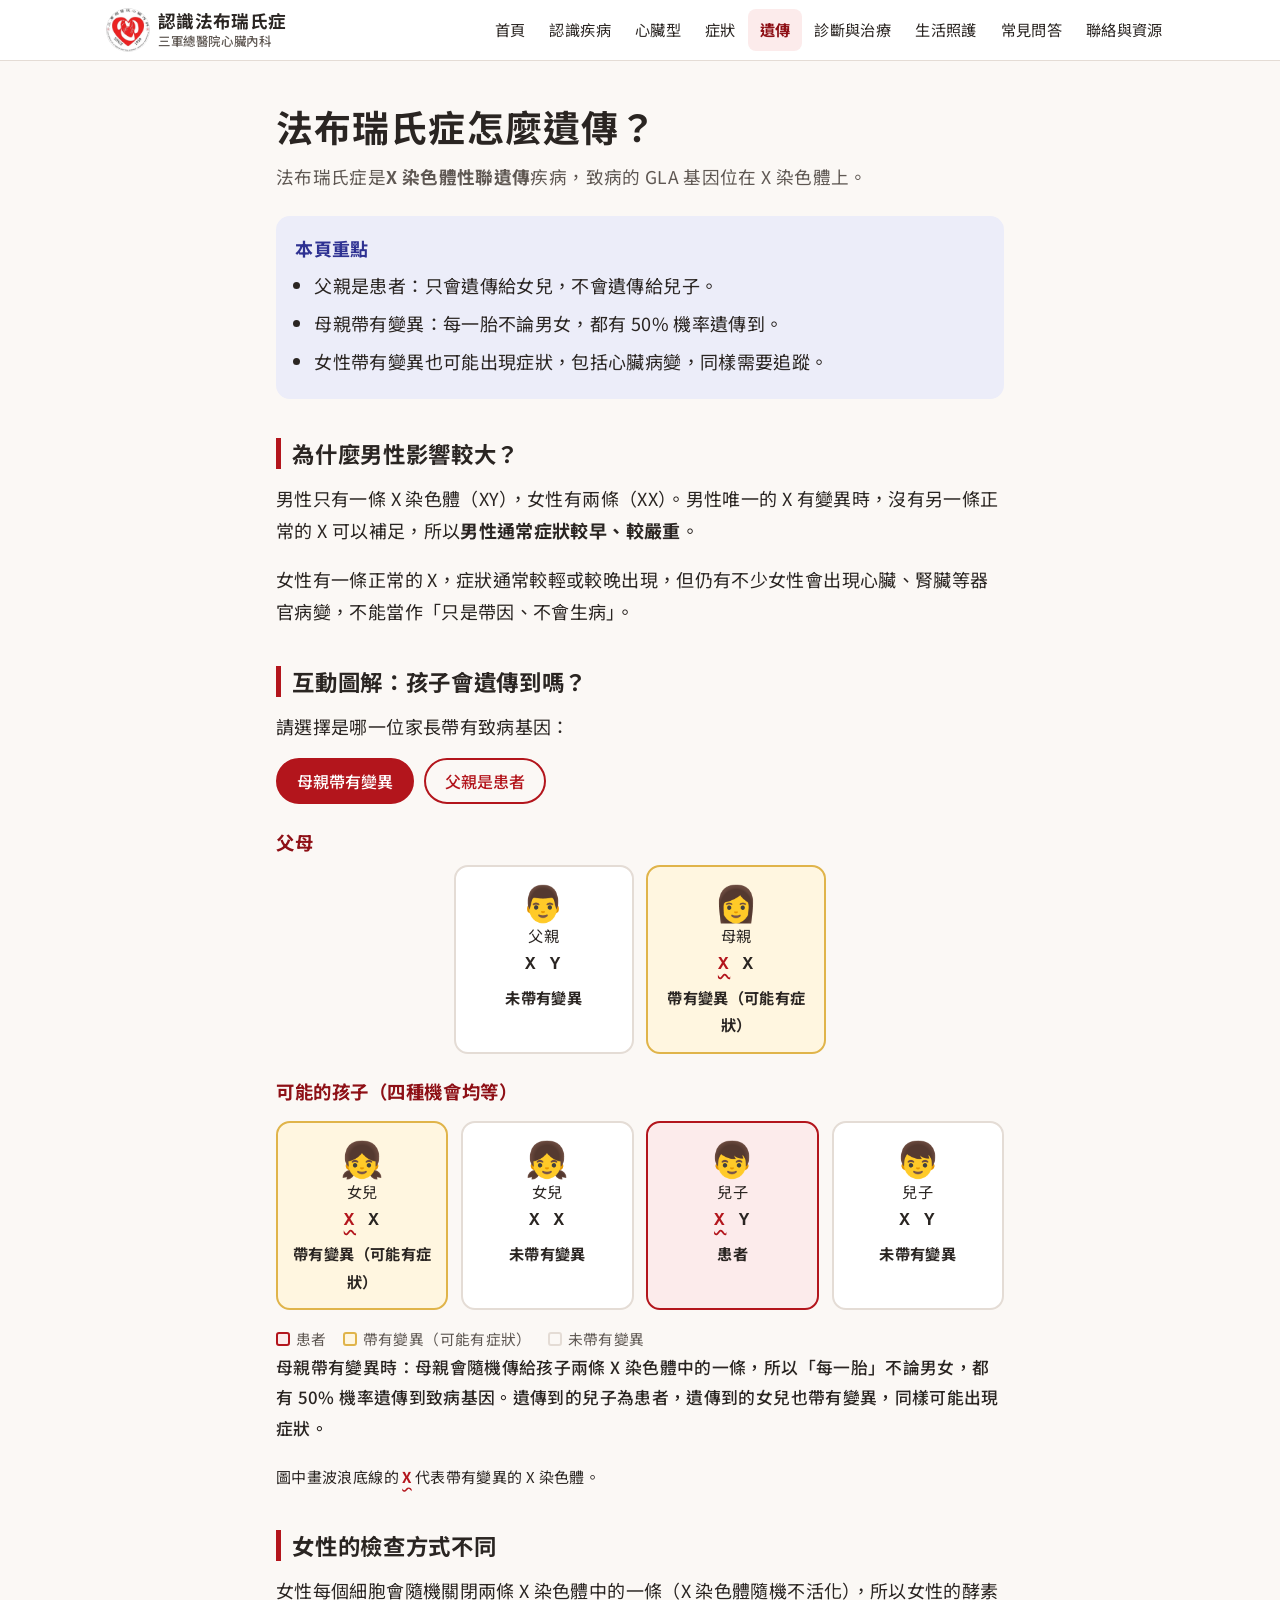
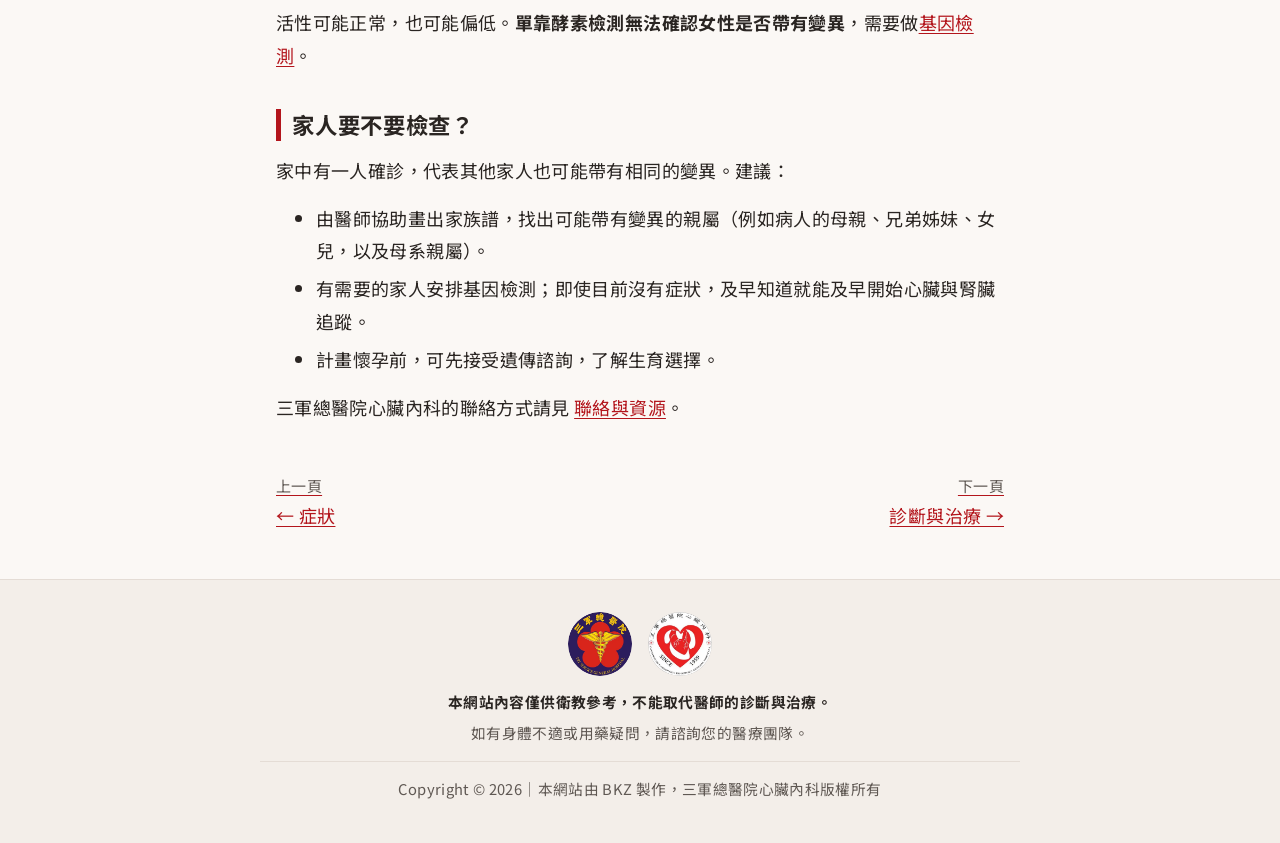
<file: genetics.html>
<!doctype html>
<html lang="zh-Hant-TW">
<head>
<meta charset="utf-8">
<meta name="viewport" content="width=device-width, initial-scale=1">
<title>遺傳｜認識法布瑞氏症｜三軍總醫院心臟內科</title>
<meta name="description" content="法布瑞氏症是 X 染色體性聯遺傳：互動圖解父親或母親帶有致病基因時，兒子與女兒的遺傳機率。">
<link rel="preconnect" href="https://fonts.googleapis.com">
<link rel="preconnect" href="https://fonts.gstatic.com" crossorigin>
<link rel="stylesheet" href="https://fonts.googleapis.com/css2?family=Noto+Sans+TC:wght@400;500;700&display=swap">
<link rel="stylesheet" href="assets/css/style.css">
<link rel="icon" href="assets/img/favicon.png" type="image/png">
<script src="assets/js/main.js" defer></script>
<script src="assets/js/genetics.js" defer></script>
</head>
<body>
<a class="skip-link" href="#main">跳至主要內容</a>
<header class="site-header">
  <div class="header-inner">
    <a class="brand" href="index.html">
      <img src="assets/img/logo-cardiology.png" alt="三軍總醫院心臟內科標誌" width="44" height="44">
      <span class="brand-text">認識法布瑞氏症<small>三軍總醫院心臟內科</small></span>
    </a>
    <button class="nav-toggle" type="button" aria-expanded="false" aria-controls="site-nav">☰ 選單</button>
    <nav id="site-nav" class="site-nav" aria-label="主選單">
      <ul>
        <li><a href="index.html">首頁</a></li>
        <li><a href="about.html">認識疾病</a></li>
        <li><a href="cardiac.html">心臟型</a></li>
        <li><a href="symptoms.html">症狀</a></li>
        <li><a href="genetics.html" aria-current="page">遺傳</a></li>
        <li><a href="diagnosis-treatment.html">診斷與治療</a></li>
        <li><a href="daily-life.html">生活照護</a></li>
        <li><a href="faq.html">常見問答</a></li>
        <li><a href="resources.html">聯絡與資源</a></li>
      </ul>
    </nav>
  </div>
</header>
<main id="main">
<div class="page-intro">
  <h1>法布瑞氏症怎麼遺傳？</h1>
  <p class="lead">法布瑞氏症是<strong>X 染色體性聯遺傳</strong>疾病，致病的 GLA 基因位在 X 染色體上。</p>
</div>

<div class="key-points">
  <strong class="label">本頁重點</strong>
  <ul>
    <li>父親是患者：只會遺傳給女兒，不會遺傳給兒子。</li>
    <li>母親帶有變異：每一胎不論男女，都有 50% 機率遺傳到。</li>
    <li>女性帶有變異也可能出現症狀，包括心臟病變，同樣需要追蹤。</li>
  </ul>
</div>

<section id="x-linked">
<h2>為什麼男性影響較大？</h2>
<p>男性只有一條 X 染色體（XY），女性有兩條（XX）。男性唯一的 X 有變異時，沒有另一條正常的 X 可以補足，所以<strong>男性通常症狀較早、較嚴重</strong>。</p>
<p>女性有一條正常的 X，症狀通常較輕或較晚出現，但仍有不少女性會出現心臟、腎臟等器官病變，不能當作「只是帶因、不會生病」。</p>
</section>

<section aria-labelledby="tool-title">
<h2 id="tool-title">互動圖解：孩子會遺傳到嗎？</h2>
<p>請選擇是哪一位家長帶有致病基因：</p>
<div id="genetics-tool" hidden>
  <div class="choice-group" role="group" aria-label="選擇帶有致病基因的家長">
    <button class="btn secondary" type="button" data-scenario="mother" aria-pressed="false">母親帶有變異</button>
    <button class="btn secondary" type="button" data-scenario="father" aria-pressed="false">父親是患者</button>
  </div>
  <h3>父母</h3>
  <div id="gen-parents" class="parents"></div>
  <h3>可能的孩子（四種機會均等）</h3>
  <div id="gen-children" class="punnett"></div>
  <div class="legend" aria-hidden="true"><span class="l-affected">患者</span><span class="l-carrier">帶有變異（可能有症狀）</span><span>未帶有變異</span></div>
  <p class="summary-text" id="gen-summary" role="status" aria-live="polite"></p>
  <p><small>圖中畫波浪底線的 <span style="color:var(--primary);text-decoration:underline wavy;text-underline-offset:4px;font-weight:700">X</span> 代表帶有變異的 X 染色體。</small></p>
</div>
<noscript>
  <ul>
    <li>母親帶有變異：兒子 50% 機率是患者；女兒 50% 機率帶有變異。</li>
    <li>父親是患者：女兒 100% 帶有變異；兒子不會遺傳到。</li>
  </ul>
</noscript>
</section>

<section id="female">
<h2>女性的檢查方式不同</h2>
<p>女性每個細胞會隨機關閉兩條 X 染色體中的一條（X 染色體隨機不活化），所以女性的酵素活性可能正常，也可能偏低。<strong>單靠酵素檢測無法確認女性是否帶有變異</strong>，需要做<a href="diagnosis-treatment.html#confirm">基因檢測</a>。</p>
</section>

<section id="family">
<h2>家人要不要檢查？</h2>
<p>家中有一人確診，代表其他家人也可能帶有相同的變異。建議：</p>
<ul>
  <li>由醫師協助畫出家族譜，找出可能帶有變異的親屬（例如病人的母親、兄弟姊妹、女兒，以及母系親屬）。</li>
  <li>有需要的家人安排基因檢測；即使目前沒有症狀，及早知道就能及早開始心臟與腎臟追蹤。</li>
  <li>計畫懷孕前，可先接受遺傳諮詢，了解生育選擇。</li>
</ul>
<p>三軍總醫院心臟內科的聯絡方式請見 <a href="resources.html">聯絡與資源</a>。</p>
</section>
<nav class="page-nav" aria-label="上一頁／下一頁">
  <a class="prev" href="symptoms.html"><small>上一頁</small>← 症狀</a>
  <a class="next" href="diagnosis-treatment.html"><small>下一頁</small>診斷與治療 →</a>
</nav>
</main>
<footer class="site-footer">
  <div class="footer-inner">
    <div class="footer-logos">
      <img src="assets/img/logo-tsgh.png" alt="三軍總醫院標誌" width="64" height="64" loading="lazy">
      <img src="assets/img/logo-cardiology.png" alt="三軍總醫院心臟內科標誌" width="64" height="64" loading="lazy">
    </div>
    <p><strong>本網站內容僅供衛教參考，不能取代醫師的診斷與治療。</strong></p>
    <p>如有身體不適或用藥疑問，請諮詢您的醫療團隊。</p>
    <p class="copyright">Copyright © 2026｜本網站由 BKZ 製作，三軍總醫院心臟內科版權所有</p>
  </div>
</footer>
</body>
</html>
</file>
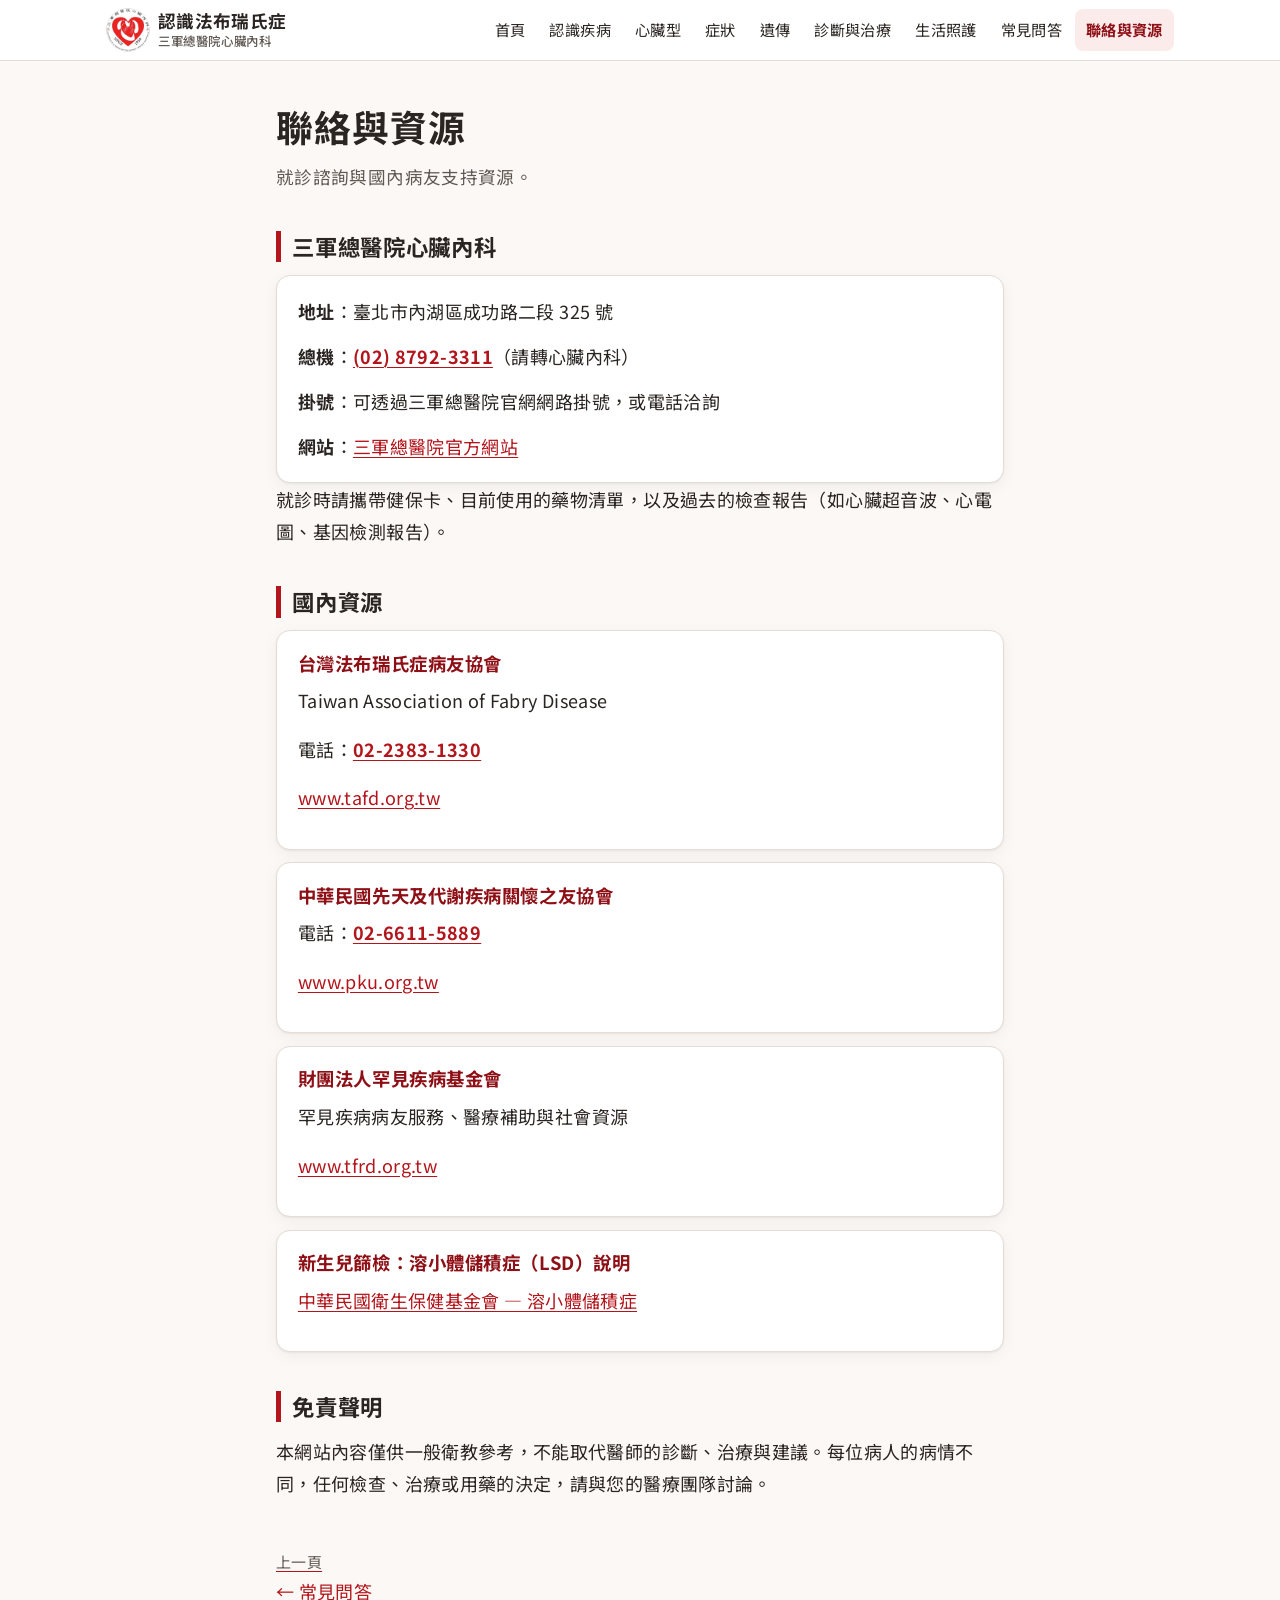
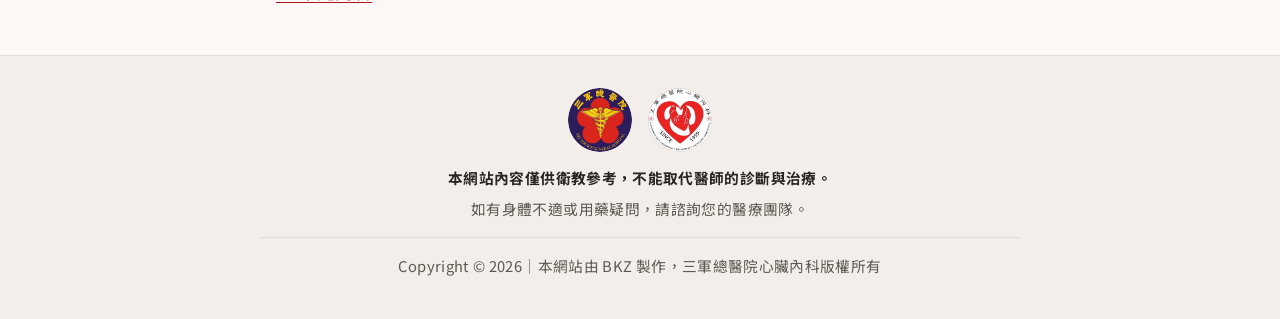
<file: resources.html>
<!doctype html>
<html lang="zh-Hant-TW">
<head>
<meta charset="utf-8">
<meta name="viewport" content="width=device-width, initial-scale=1">
<title>聯絡與資源｜認識法布瑞氏症｜三軍總醫院心臟內科</title>
<meta name="description" content="三軍總醫院心臟內科聯絡方式，以及國內法布瑞氏症病友團體與相關資源。">
<link rel="preconnect" href="https://fonts.googleapis.com">
<link rel="preconnect" href="https://fonts.gstatic.com" crossorigin>
<link rel="stylesheet" href="https://fonts.googleapis.com/css2?family=Noto+Sans+TC:wght@400;500;700&display=swap">
<link rel="stylesheet" href="assets/css/style.css">
<link rel="icon" href="assets/img/favicon.png" type="image/png">
<script src="assets/js/main.js" defer></script>
</head>
<body>
<a class="skip-link" href="#main">跳至主要內容</a>
<header class="site-header">
  <div class="header-inner">
    <a class="brand" href="index.html">
      <img src="assets/img/logo-cardiology.png" alt="三軍總醫院心臟內科標誌" width="44" height="44">
      <span class="brand-text">認識法布瑞氏症<small>三軍總醫院心臟內科</small></span>
    </a>
    <button class="nav-toggle" type="button" aria-expanded="false" aria-controls="site-nav">☰ 選單</button>
    <nav id="site-nav" class="site-nav" aria-label="主選單">
      <ul>
        <li><a href="index.html">首頁</a></li>
        <li><a href="about.html">認識疾病</a></li>
        <li><a href="cardiac.html">心臟型</a></li>
        <li><a href="symptoms.html">症狀</a></li>
        <li><a href="genetics.html">遺傳</a></li>
        <li><a href="diagnosis-treatment.html">診斷與治療</a></li>
        <li><a href="daily-life.html">生活照護</a></li>
        <li><a href="faq.html">常見問答</a></li>
        <li><a href="resources.html" aria-current="page">聯絡與資源</a></li>
      </ul>
    </nav>
  </div>
</header>
<main id="main">
<div class="page-intro">
  <h1>聯絡與資源</h1>
  <p class="lead">就診諮詢與國內病友支持資源。</p>
</div>

<section id="tsgh">
<h2>三軍總醫院心臟內科</h2>
<div class="card">
  <ul class="contact-list" style="margin:0">
    <li><strong>地址</strong>：臺北市內湖區成功路二段 325 號</li>
    <li><strong>總機</strong>：<a class="tel" href="tel:+886287923311">(02) 8792-3311</a>（請轉心臟內科）</li>
    <li><strong>掛號</strong>：可透過三軍總醫院官網網路掛號，或電話洽詢</li>
    <li><strong>網站</strong>：<a href="https://www.tsgh.ndmctsgh.edu.tw/" rel="noopener">三軍總醫院官方網站</a></li>
  </ul>
</div>
<p>就診時請攜帶健保卡、目前使用的藥物清單，以及過去的檢查報告（如心臟超音波、心電圖、基因檢測報告）。</p>
</section>

<section id="domestic">
<h2>國內資源</h2>
<ul class="contact-list">
  <li class="card"><h3>台灣法布瑞氏症病友協會</h3>
    <p>Taiwan Association of Fabry Disease</p>
    <p>電話：<a class="tel" href="tel:+886223831330">02-2383-1330</a></p>
    <p><a href="http://www.tafd.org.tw/ap/index.aspx" rel="noopener">www.tafd.org.tw</a></p></li>
  <li class="card"><h3>中華民國先天及代謝疾病關懷之友協會</h3>
    <p>電話：<a class="tel" href="tel:+886266115889">02-6611-5889</a></p>
    <p><a href="http://www.pku.org.tw/" rel="noopener">www.pku.org.tw</a></p></li>
  <li class="card"><h3>財團法人罕見疾病基金會</h3>
    <p>罕見疾病病友服務、醫療補助與社會資源</p>
    <p><a href="https://www.tfrd.org.tw/" rel="noopener">www.tfrd.org.tw</a></p></li>
  <li class="card"><h3>新生兒篩檢：溶小體儲積症（LSD）說明</h3>
    <p><a href="http://u5.cfoh.org.tw/index.php/item/lsd/" rel="noopener">中華民國衛生保健基金會 — 溶小體儲積症</a></p></li>
</ul>
</section>

<section id="disclaimer">
<h2>免責聲明</h2>
<p>本網站內容僅供一般衛教參考，不能取代醫師的診斷、治療與建議。每位病人的病情不同，任何檢查、治療或用藥的決定，請與您的醫療團隊討論。</p>
</section>
<nav class="page-nav" aria-label="上一頁／下一頁">
  <a class="prev" href="faq.html"><small>上一頁</small>← 常見問答</a>
</nav>
</main>
<footer class="site-footer">
  <div class="footer-inner">
    <div class="footer-logos">
      <img src="assets/img/logo-tsgh.png" alt="三軍總醫院標誌" width="64" height="64" loading="lazy">
      <img src="assets/img/logo-cardiology.png" alt="三軍總醫院心臟內科標誌" width="64" height="64" loading="lazy">
    </div>
    <p><strong>本網站內容僅供衛教參考，不能取代醫師的診斷與治療。</strong></p>
    <p>如有身體不適或用藥疑問，請諮詢您的醫療團隊。</p>
    <p class="copyright">Copyright © 2026｜本網站由 BKZ 製作，三軍總醫院心臟內科版權所有</p>
  </div>
</footer>
</body>
</html>
</file>
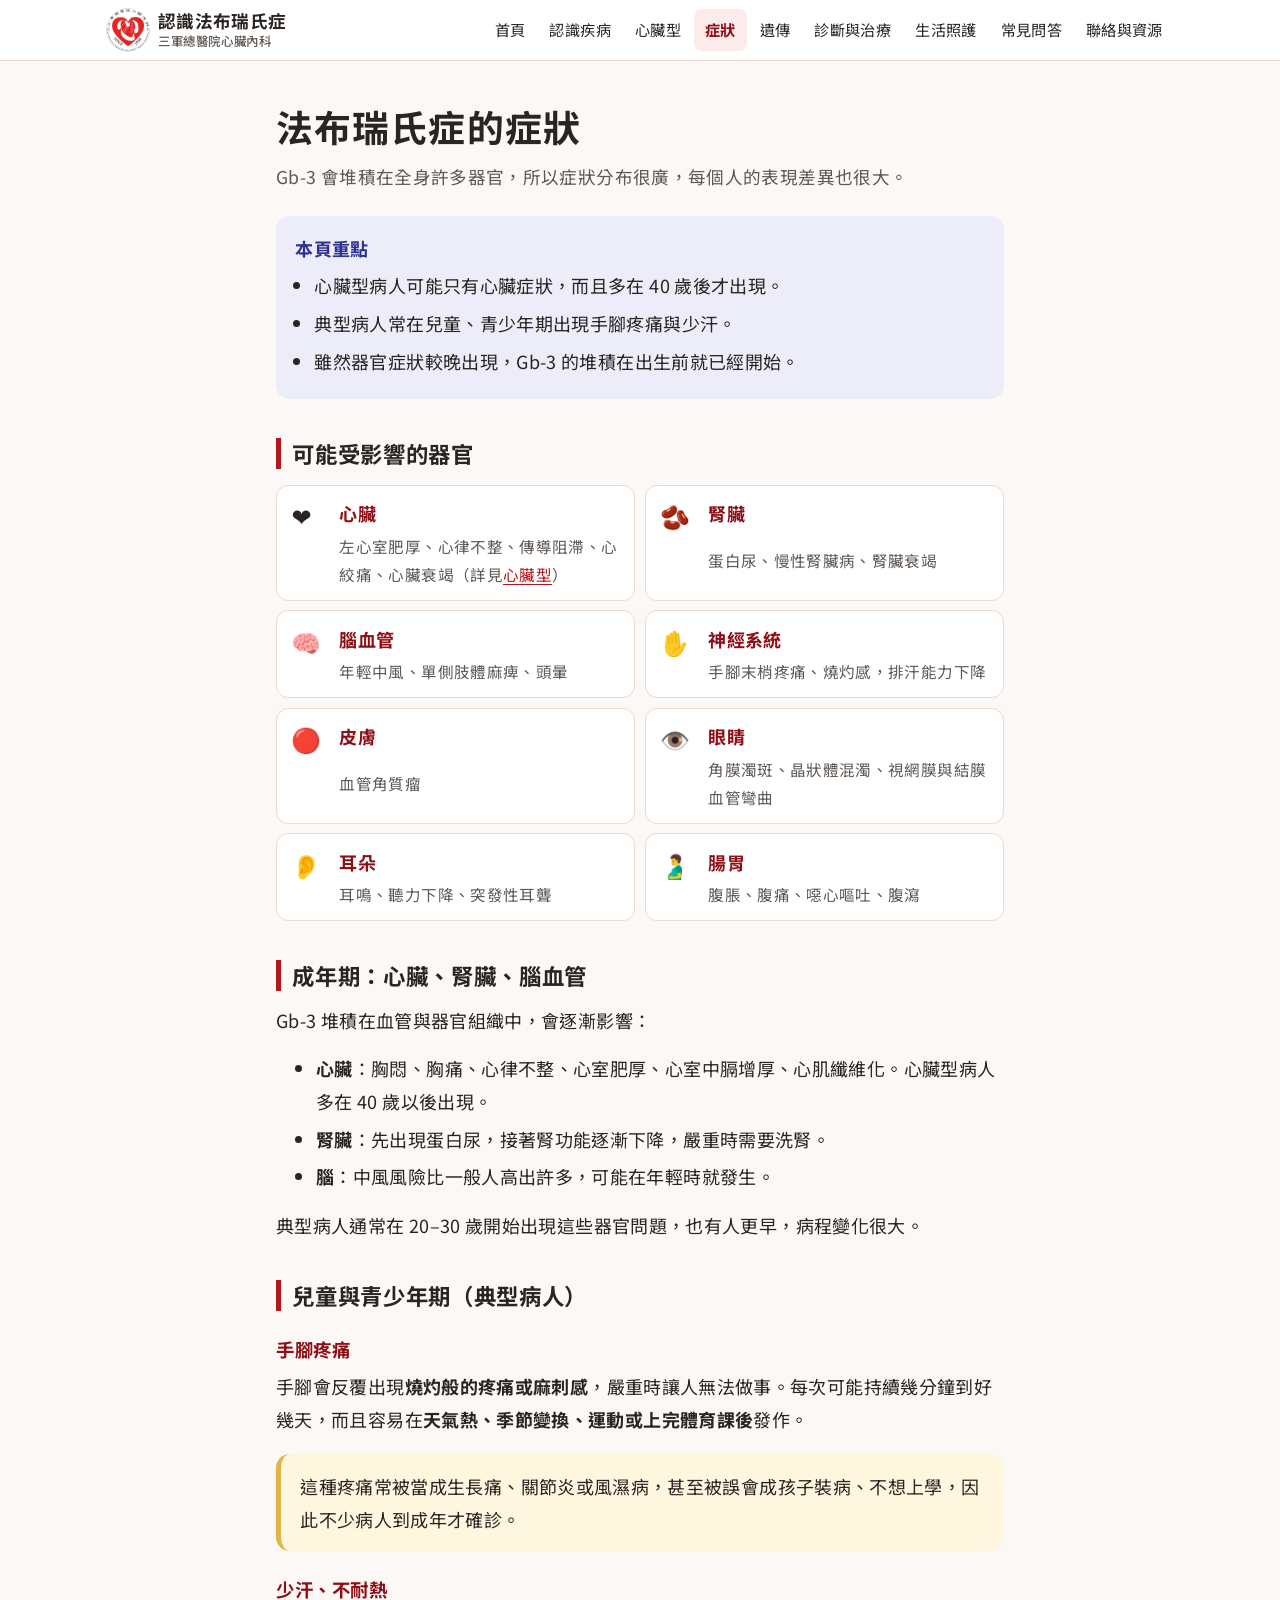
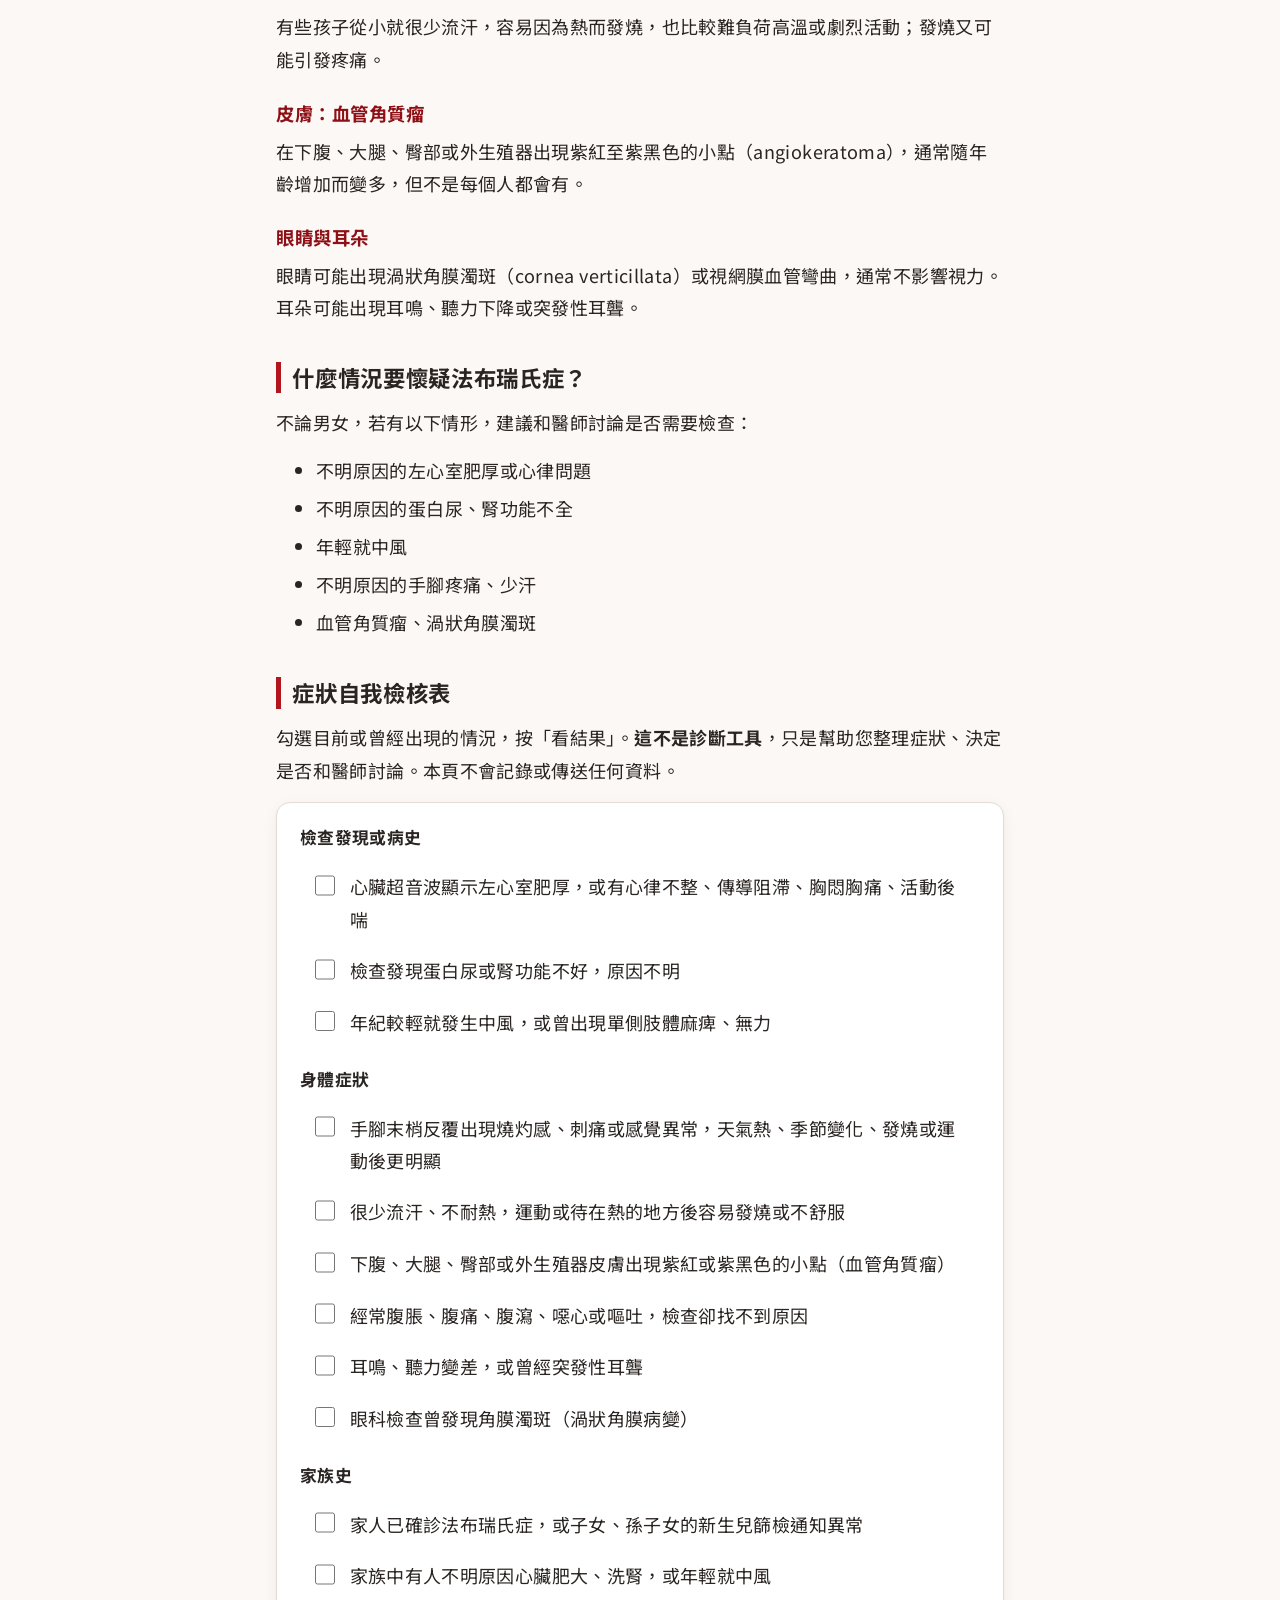
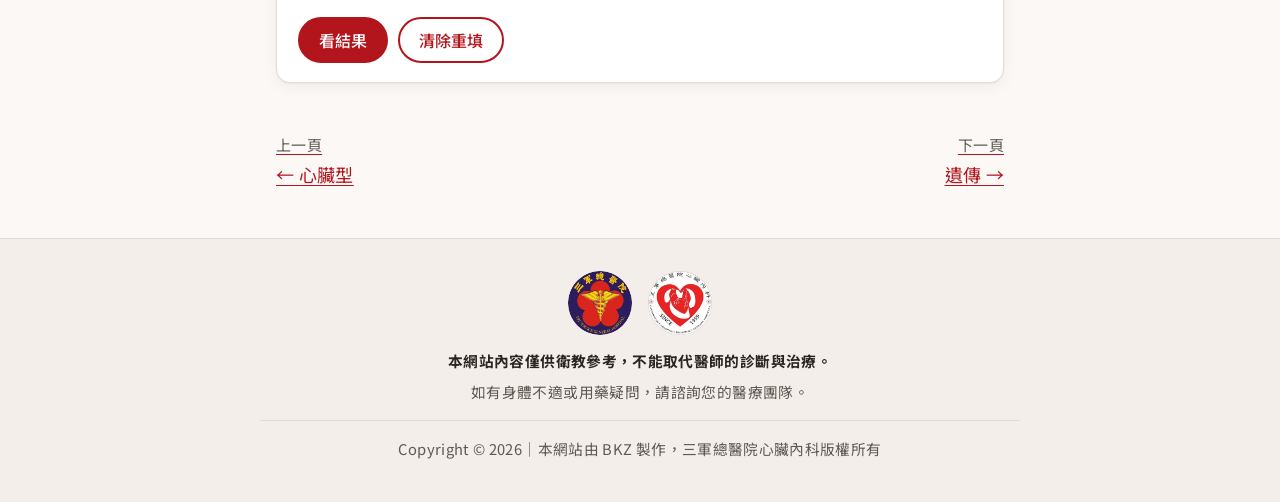
<file: symptoms.html>
<!doctype html>
<html lang="zh-Hant-TW">
<head>
<meta charset="utf-8">
<meta name="viewport" content="width=device-width, initial-scale=1">
<title>症狀｜認識法布瑞氏症｜三軍總醫院心臟內科</title>
<meta name="description" content="法布瑞氏症在心臟、腎臟、腦血管、神經、皮膚、眼睛、耳朵與腸胃的症狀，以及症狀自我檢核表。">
<link rel="preconnect" href="https://fonts.googleapis.com">
<link rel="preconnect" href="https://fonts.gstatic.com" crossorigin>
<link rel="stylesheet" href="https://fonts.googleapis.com/css2?family=Noto+Sans+TC:wght@400;500;700&display=swap">
<link rel="stylesheet" href="assets/css/style.css">
<link rel="icon" href="assets/img/favicon.png" type="image/png">
<script src="assets/js/main.js" defer></script>
<script src="assets/js/checklist.js" defer></script>
</head>
<body>
<a class="skip-link" href="#main">跳至主要內容</a>
<header class="site-header">
  <div class="header-inner">
    <a class="brand" href="index.html">
      <img src="assets/img/logo-cardiology.png" alt="三軍總醫院心臟內科標誌" width="44" height="44">
      <span class="brand-text">認識法布瑞氏症<small>三軍總醫院心臟內科</small></span>
    </a>
    <button class="nav-toggle" type="button" aria-expanded="false" aria-controls="site-nav">☰ 選單</button>
    <nav id="site-nav" class="site-nav" aria-label="主選單">
      <ul>
        <li><a href="index.html">首頁</a></li>
        <li><a href="about.html">認識疾病</a></li>
        <li><a href="cardiac.html">心臟型</a></li>
        <li><a href="symptoms.html" aria-current="page">症狀</a></li>
        <li><a href="genetics.html">遺傳</a></li>
        <li><a href="diagnosis-treatment.html">診斷與治療</a></li>
        <li><a href="daily-life.html">生活照護</a></li>
        <li><a href="faq.html">常見問答</a></li>
        <li><a href="resources.html">聯絡與資源</a></li>
      </ul>
    </nav>
  </div>
</header>
<main id="main">
<div class="page-intro">
  <h1>法布瑞氏症的症狀</h1>
  <p class="lead">Gb-3 會堆積在全身許多器官，所以症狀分布很廣，每個人的表現差異也很大。</p>
</div>

<div class="key-points">
  <strong class="label">本頁重點</strong>
  <ul>
    <li>心臟型病人可能只有心臟症狀，而且多在 40 歲後才出現。</li>
    <li>典型病人常在兒童、青少年期出現手腳疼痛與少汗。</li>
    <li>雖然器官症狀較晚出現，Gb-3 的堆積在出生前就已經開始。</li>
  </ul>
</div>

<section id="organs">
<h2>可能受影響的器官</h2>
<ul class="organ-list">
  <li><span class="o-icon" aria-hidden="true">❤️</span><strong>心臟</strong><span class="o-desc">左心室肥厚、心律不整、傳導阻滯、心絞痛、心臟衰竭（詳見<a href="cardiac.html">心臟型</a>）</span></li>
  <li><span class="o-icon" aria-hidden="true">🫘</span><strong>腎臟</strong><span class="o-desc">蛋白尿、慢性腎臟病、腎臟衰竭</span></li>
  <li><span class="o-icon" aria-hidden="true">🧠</span><strong>腦血管</strong><span class="o-desc">年輕中風、單側肢體麻痺、頭暈</span></li>
  <li><span class="o-icon" aria-hidden="true">✋</span><strong>神經系統</strong><span class="o-desc">手腳末梢疼痛、燒灼感，排汗能力下降</span></li>
  <li><span class="o-icon" aria-hidden="true">🔴</span><strong>皮膚</strong><span class="o-desc">血管角質瘤</span></li>
  <li><span class="o-icon" aria-hidden="true">👁️</span><strong>眼睛</strong><span class="o-desc">角膜濁斑、晶狀體混濁、視網膜與結膜血管彎曲</span></li>
  <li><span class="o-icon" aria-hidden="true">👂</span><strong>耳朵</strong><span class="o-desc">耳鳴、聽力下降、突發性耳聾</span></li>
  <li><span class="o-icon" aria-hidden="true">🫃</span><strong>腸胃</strong><span class="o-desc">腹脹、腹痛、噁心嘔吐、腹瀉</span></li>
</ul>
</section>

<section id="adult">
<h2>成年期：心臟、腎臟、腦血管</h2>
<p>Gb-3 堆積在血管與器官組織中，會逐漸影響：</p>
<ul>
  <li><strong>心臟</strong>：胸悶、胸痛、心律不整、心室肥厚、心室中膈增厚、心肌纖維化。心臟型病人多在 40 歲以後出現。</li>
  <li><strong>腎臟</strong>：先出現蛋白尿，接著腎功能逐漸下降，嚴重時需要洗腎。</li>
  <li><strong>腦</strong>：中風風險比一般人高出許多，可能在年輕時就發生。</li>
</ul>
<p>典型病人通常在 20–30 歲開始出現這些器官問題，也有人更早，病程變化很大。</p>
</section>

<section id="young">
<h2>兒童與青少年期（典型病人）</h2>
<h3>手腳疼痛</h3>
<p>手腳會反覆出現<strong>燒灼般的疼痛或麻刺感</strong>，嚴重時讓人無法做事。每次可能持續幾分鐘到好幾天，而且容易在<strong>天氣熱、季節變換、運動或上完體育課後</strong>發作。</p>
<div class="callout">這種疼痛常被當成生長痛、關節炎或風濕病，甚至被誤會成孩子裝病、不想上學，因此不少病人到成年才確診。</div>
<h3>少汗、不耐熱</h3>
<p>有些孩子從小就很少流汗，容易因為熱而發燒，也比較難負荷高溫或劇烈活動；發燒又可能引發疼痛。</p>
<h3>皮膚：血管角質瘤</h3>
<p>在下腹、大腿、臀部或外生殖器出現紫紅至紫黑色的小點（angiokeratoma），通常隨年齡增加而變多，但不是每個人都會有。</p>
<h3>眼睛與耳朵</h3>
<p>眼睛可能出現渦狀角膜濁斑（cornea verticillata）或視網膜血管彎曲，通常不影響視力。耳朵可能出現耳鳴、聽力下降或突發性耳聾。</p>
</section>

<section id="suspect">
<h2>什麼情況要懷疑法布瑞氏症？</h2>
<p>不論男女，若有以下情形，建議和醫師討論是否需要檢查：</p>
<ul>
  <li>不明原因的左心室肥厚或心律問題</li>
  <li>不明原因的蛋白尿、腎功能不全</li>
  <li>年輕就中風</li>
  <li>不明原因的手腳疼痛、少汗</li>
  <li>血管角質瘤、渦狀角膜濁斑</li>
</ul>
</section>

<section id="checklist">
<h2>症狀自我檢核表</h2>
<p>勾選目前或曾經出現的情況，按「看結果」。<strong>這不是診斷工具</strong>，只是幫助您整理症狀、決定是否和醫師討論。本頁不會記錄或傳送任何資料。</p>
<form id="symptom-checklist" class="checklist card">
  <fieldset>
    <legend>檢查發現或病史</legend>
<label class="check-item"><input type="checkbox" name="heart" data-kind="organ"><span>心臟超音波顯示左心室肥厚，或有心律不整、傳導阻滯、胸悶胸痛、活動後喘</span></label>
<label class="check-item"><input type="checkbox" name="kidney" data-kind="organ"><span>檢查發現蛋白尿或腎功能不好，原因不明</span></label>
<label class="check-item"><input type="checkbox" name="stroke" data-kind="organ"><span>年紀較輕就發生中風，或曾出現單側肢體麻痺、無力</span></label>
  </fieldset>
  <fieldset>
    <legend>身體症狀</legend>
<label class="check-item"><input type="checkbox" name="pain" data-kind="symptom"><span>手腳末梢反覆出現燒灼感、刺痛或感覺異常，天氣熱、季節變化、發燒或運動後更明顯</span></label>
<label class="check-item"><input type="checkbox" name="sweat" data-kind="symptom"><span>很少流汗、不耐熱，運動或待在熱的地方後容易發燒或不舒服</span></label>
<label class="check-item"><input type="checkbox" name="skin" data-kind="symptom"><span>下腹、大腿、臀部或外生殖器皮膚出現紫紅或紫黑色的小點（血管角質瘤）</span></label>
<label class="check-item"><input type="checkbox" name="gi" data-kind="symptom"><span>經常腹脹、腹痛、腹瀉、噁心或嘔吐，檢查卻找不到原因</span></label>
<label class="check-item"><input type="checkbox" name="ear" data-kind="symptom"><span>耳鳴、聽力變差，或曾經突發性耳聾</span></label>
<label class="check-item"><input type="checkbox" name="eye" data-kind="symptom"><span>眼科檢查曾發現角膜濁斑（渦狀角膜病變）</span></label>
  </fieldset>
  <fieldset>
    <legend>家族史</legend>
<label class="check-item"><input type="checkbox" name="fam1" data-kind="family"><span>家人已確診法布瑞氏症，或子女、孫子女的新生兒篩檢通知異常</span></label>
<label class="check-item"><input type="checkbox" name="fam2" data-kind="family"><span>家族中有人不明原因心臟肥大、洗腎，或年輕就中風</span></label>
  </fieldset>
  <div class="check-actions">
    <button class="btn" type="submit">看結果</button>
    <button class="btn secondary" type="reset">清除重填</button>
  </div>
  <div id="checklist-result" class="result" role="status" aria-live="polite" tabindex="-1" hidden></div>
</form>
</section>
<nav class="page-nav" aria-label="上一頁／下一頁">
  <a class="prev" href="cardiac.html"><small>上一頁</small>← 心臟型</a>
  <a class="next" href="genetics.html"><small>下一頁</small>遺傳 →</a>
</nav>
</main>
<footer class="site-footer">
  <div class="footer-inner">
    <div class="footer-logos">
      <img src="assets/img/logo-tsgh.png" alt="三軍總醫院標誌" width="64" height="64" loading="lazy">
      <img src="assets/img/logo-cardiology.png" alt="三軍總醫院心臟內科標誌" width="64" height="64" loading="lazy">
    </div>
    <p><strong>本網站內容僅供衛教參考，不能取代醫師的診斷與治療。</strong></p>
    <p>如有身體不適或用藥疑問，請諮詢您的醫療團隊。</p>
    <p class="copyright">Copyright © 2026｜本網站由 BKZ 製作，三軍總醫院心臟內科版權所有</p>
  </div>
</footer>
</body>
</html>
</file>
<file: assets/css/style.css>
/* =========================================================
   法布瑞氏症衛教網站 — 共用樣式
   ========================================================= */

:root {
  --bg: #fbf8f5;
  --surface: #ffffff;
  --surface-2: #f3eee9;
  --text: #2a2522;
  --text-muted: #5f5853;
  --border: #e4dcd5;
  --primary: #b3151c;        /* 心臟內科標誌紅 */
  --primary-strong: #8e1016;
  --primary-soft: #fcebeb;
  --accent: #2e3192;         /* 三軍總醫院標誌藍 */
  --accent-soft: #ecedf9;
  --series-male: #4a4fc0;
  --series-female: #c0262d;
  --series-other: #b7aea8;
  --warn-bg: #fff6e0;
  --warn-border: #e0b44a;
  --shadow: 0 1px 2px rgb(0 0 0 / .05), 0 4px 16px rgb(0 0 0 / .05);
  --radius: 14px;
  --max: 760px;
  --font: "Noto Sans TC", "PingFang TC", "Microsoft JhengHei", system-ui, sans-serif;
  color-scheme: light;
}

@media (prefers-color-scheme: dark) {
  :root:not([data-theme="light"]) {
    --bg: #1b1817;
    --surface: #242120;
    --surface-2: #2d2928;
    --text: #efe9e5;
    --text-muted: #b8afa9;
    --border: #3d3734;
    --primary: #f2777c;
    --primary-strong: #f7a0a3;
    --primary-soft: #3a2224;
    --accent: #a9acf5;
    --accent-soft: #25264a;
    --series-male: #7c81ea;
    --series-female: #e5545a;
    --series-other: #5c5450;
    --warn-bg: #352c16;
    --warn-border: #a2832e;
    --shadow: 0 1px 2px rgb(0 0 0 / .3), 0 4px 16px rgb(0 0 0 / .25);
    color-scheme: dark;
  }
}

*, *::before, *::after { box-sizing: border-box; }

html { -webkit-text-size-adjust: 100%; scroll-padding-top: 80px; }

body {
  margin: 0;
  background: var(--bg);
  color: var(--text);
  font-family: var(--font);
  font-size: 18px;
  line-height: 1.8;
  letter-spacing: .02em;
}

img, svg { max-width: 100%; height: auto; }

a { color: var(--primary); text-underline-offset: 3px; }
a:hover { color: var(--primary-strong); }

:focus-visible { outline: 3px solid var(--accent); outline-offset: 2px; border-radius: 4px; }

h1, h2, h3 { line-height: 1.4; letter-spacing: .03em; }
h1 { font-size: clamp(1.7rem, 5vw, 2.3rem); margin: 0 0 .5rem; }
h2 { font-size: 1.4rem; margin: 2.4rem 0 .8rem; padding-left: .7rem; border-left: 5px solid var(--primary); }
h3 { font-size: 1.15rem; margin: 1.6rem 0 .5rem; color: var(--primary-strong); }

p, ul, ol { margin: 0 0 1rem; }
li { margin-bottom: .35rem; }

.skip-link {
  position: absolute; left: -9999px; top: 0;
  background: var(--primary); color: #fff; padding: .6rem 1rem; z-index: 100;
}
.skip-link:focus { left: 1rem; top: 1rem; color: #fff; }

/* ---------- Header / nav ---------- */
.site-header {
  position: sticky; top: 0; z-index: 50;
  background: var(--surface);
  border-bottom: 1px solid var(--border);
}
.header-inner {
  max-width: 1100px; margin: 0 auto; padding: .5rem 16px;
  display: flex; align-items: center; justify-content: space-between; gap: 1rem;
}
.brand {
  display: flex; align-items: center; gap: .5rem;
  font-weight: 700; font-size: 1.1rem; color: var(--text); text-decoration: none;
}
.brand img { width: 44px; height: 44px; border-radius: 50%; flex: 0 0 auto; }
.brand-text { display: flex; flex-direction: column; line-height: 1.3; }
.brand-text small { font-size: .78rem; font-weight: 500; color: var(--text-muted); letter-spacing: .05em; }
.nav-toggle {
  display: none;
  min-height: 44px; padding: 0 .9rem;
  border: 1px solid var(--border); border-radius: 10px;
  background: var(--surface); color: var(--text); font: inherit; font-size: 1rem;
}
.site-nav ul { list-style: none; margin: 0; padding: 0; display: flex; flex-wrap: wrap; gap: .1rem; }
.site-nav li { margin: 0; }
.site-nav a {
  display: block; padding: .45rem .7rem; border-radius: 8px;
  color: var(--text); text-decoration: none; font-size: .95rem;
}
.site-nav a:hover { background: var(--surface-2); }
.site-nav a[aria-current="page"] { background: var(--primary-soft); color: var(--primary-strong); font-weight: 700; }

@media (max-width: 1180px) {
  .nav-toggle { display: inline-flex; align-items: center; gap: .4rem; }
  .site-nav { display: none; width: 100%; }
  .site-nav.is-open { display: block; }
  .header-inner { flex-wrap: wrap; }
  .site-nav ul { flex-direction: column; padding-bottom: .6rem; }
  .site-nav a { padding: .7rem .8rem; font-size: 1.05rem; }
}

/* ---------- Layout ---------- */
main { max-width: var(--max); margin: 0 auto; padding: 1.5rem 16px 3rem; }
main.wide { max-width: 1000px; }

.page-intro { margin: 1rem 0 1.5rem; }
.page-intro .lead { font-size: 1.1rem; color: var(--text-muted); }

.key-points {
  background: var(--accent-soft); border-radius: var(--radius);
  padding: 1rem 1.2rem; margin: 1rem 0 2rem;
}
.key-points strong.label { display: block; color: var(--accent); margin-bottom: .3rem; }
.key-points ul { margin: 0; padding-left: 1.2rem; }

.card {
  background: var(--surface); border: 1px solid var(--border);
  border-radius: var(--radius); padding: 1.2rem 1.3rem; box-shadow: var(--shadow);
}

.callout {
  border-radius: var(--radius); padding: 1rem 1.2rem; margin: 1.2rem 0;
  background: var(--warn-bg); border-left: 5px solid var(--warn-border);
}
.callout.info { background: var(--primary-soft); border-left-color: var(--primary); }

/* ---------- Home ---------- */
.hero {
  background: linear-gradient(135deg, var(--primary-soft), var(--accent-soft));
  border-radius: calc(var(--radius) * 1.4);
  padding: 2rem 1.4rem; margin: 1rem 0 2rem;
}
.hero p { font-size: 1.1rem; margin-bottom: 0; }

.card-grid {
  display: grid; gap: 1rem;
  grid-template-columns: repeat(auto-fill, minmax(220px, 1fr));
  list-style: none; padding: 0; margin: 1rem 0 2rem;
}
.card-grid li { margin: 0; }
.nav-card {
  display: flex; flex-direction: column; gap: .3rem; height: 100%;
  text-decoration: none; color: var(--text);
  transition: transform .15s ease, border-color .15s ease;
}
.nav-card:hover { transform: translateY(-2px); border-color: var(--primary); color: var(--text); }
.nav-card .icon { font-size: 1.8rem; line-height: 1; }
.nav-card strong { font-size: 1.1rem; color: var(--primary-strong); }
.nav-card span.desc { color: var(--text-muted); font-size: .95rem; }

/* ---------- Tables ---------- */
.table-wrap { overflow-x: auto; margin: 1rem 0 1.5rem; border-radius: var(--radius); border: 1px solid var(--border); }
table { border-collapse: collapse; width: 100%; background: var(--surface); font-size: 1rem; }
th, td { padding: .7rem .9rem; text-align: left; vertical-align: top; border-bottom: 1px solid var(--border); }
thead th { background: var(--primary); color: #fff; }
tbody th { background: var(--surface-2); white-space: nowrap; }
tr:last-child th, tr:last-child td { border-bottom: 0; }

/* ---------- Mechanism flow (redrawn from VGHTPE chart) ---------- */
.flow {
  display: flex; flex-direction: column; align-items: center; gap: .25rem;
  list-style: none; padding: 0; margin: 1rem auto; max-width: 520px;
}
.flow li {
  margin: 0; width: 100%; background: var(--surface); border: 2px solid var(--primary);
  border-radius: 12px; padding: .5rem .8rem; font-weight: 500; text-align: center;
}
.flow li:last-child { background: var(--primary-soft); }
.flow li.flow-arrow { width: auto; border: 0; background: none; padding: 0; color: var(--primary); font-size: 1.3rem; line-height: 1.2; }

.organ-list {
  display: grid; gap: .6rem; list-style: none; padding: 0; margin: 1rem 0 1.5rem;
  grid-template-columns: repeat(auto-fill, minmax(260px, 1fr));
}
.organ-list li {
  margin: 0; display: grid; grid-template-columns: 2.4rem 1fr; gap: .2rem .6rem; align-items: start;
  background: var(--surface); border: 1px solid var(--border); border-radius: 12px; padding: .7rem .9rem;
}
.organ-list .o-icon { font-size: 1.5rem; line-height: 1.6; grid-row: span 2; }
.organ-list strong { color: var(--primary-strong); }
.organ-list span.o-desc { color: var(--text-muted); font-size: .97rem; }

/* ---------- Checklist ---------- */
.checklist fieldset { border: 0; padding: 0; margin: 0 0 1rem; }
.checklist legend { font-weight: 700; margin-bottom: .5rem; font-size: 1.05rem; }
.check-item {
  display: flex; gap: .7rem; align-items: flex-start;
  padding: .6rem .8rem; border-radius: 10px; cursor: pointer; min-height: 44px;
}
.check-item:hover { background: var(--surface-2); }
.check-item input { width: 1.3rem; height: 1.3rem; margin-top: .3rem; flex: 0 0 auto; accent-color: var(--primary); }
.check-actions { display: flex; flex-wrap: wrap; gap: .6rem; margin-top: .5rem; }

.btn {
  display: inline-flex; align-items: center; justify-content: center; gap: .4rem;
  min-height: 44px; padding: .4rem 1.2rem; border-radius: 999px;
  border: 2px solid var(--primary); background: var(--primary); color: #fff;
  font: inherit; font-size: 1rem; font-weight: 500; cursor: pointer; text-decoration: none;
}
.btn:hover { background: var(--primary-strong); border-color: var(--primary-strong); color: #fff; }
.btn.secondary { background: transparent; color: var(--primary); }
.btn.secondary:hover { background: var(--primary-soft); color: var(--primary-strong); }
.btn[aria-pressed="true"] { background: var(--primary); color: #fff; }

@media (prefers-color-scheme: dark) {
  :root:not([data-theme="light"]) .btn:not(.secondary),
  :root:not([data-theme="light"]) .btn[aria-pressed="true"],
  :root:not([data-theme="light"]) thead th { color: #1b1817; }
}

.result {
  margin-top: 1.2rem; padding: 1rem 1.2rem; border-radius: var(--radius);
  border-left: 5px solid var(--accent); background: var(--accent-soft);
}
.result[hidden] { display: none; }
.result.level-2 { border-left-color: var(--warn-border); background: var(--warn-bg); }
.result.level-3 { border-left-color: var(--primary); background: var(--primary-soft); }
.result h3 { margin-top: 0; }
.result .disclaimer { font-size: .9rem; color: var(--text-muted); margin: .6rem 0 0; }

/* ---------- Genetics ---------- */
.choice-group { display: flex; flex-wrap: wrap; gap: .6rem; margin: .8rem 0 1.2rem; }
.punnett {
  display: grid; gap: .8rem; grid-template-columns: repeat(2, 1fr); margin: 1rem 0;
}
@media (min-width: 640px) { .punnett { grid-template-columns: repeat(4, 1fr); } }
.child {
  background: var(--surface); border: 2px solid var(--border); border-radius: var(--radius);
  padding: .8rem .6rem; text-align: center; font-size: .95rem;
}
.child .figure { font-size: 2.2rem; line-height: 1.2; }
.child .chromo { font-family: ui-monospace, Menlo, monospace; font-size: 1.1rem; font-weight: 700; letter-spacing: .1em; }
.child .chromo .mut { color: var(--primary); text-decoration: underline wavy; text-underline-offset: 4px; }
.child.affected { border-color: var(--primary); background: var(--primary-soft); }
.child.carrier { border-color: var(--warn-border); background: var(--warn-bg); }
.child .status { font-weight: 700; display: block; margin-top: .2rem; }
.parents { display: flex; flex-wrap: wrap; gap: .8rem; justify-content: center; margin: .6rem 0; }
.parents .child { flex: 0 1 180px; }
.legend { display: flex; flex-wrap: wrap; gap: 1rem; font-size: .92rem; color: var(--text-muted); }
.legend span::before { content: ""; display: inline-block; width: .9rem; height: .9rem; border-radius: 3px; margin-right: .35rem; vertical-align: -.1rem; border: 2px solid var(--border); }
.legend .l-affected::before { border-color: var(--primary); background: var(--primary-soft); }
.legend .l-carrier::before { border-color: var(--warn-border); background: var(--warn-bg); }
.summary-text { font-size: 1.05rem; font-weight: 500; }

/* ---------- FAQ ---------- */
.faq-tools { display: flex; justify-content: flex-end; margin-bottom: .6rem; }
details.faq {
  background: var(--surface); border: 1px solid var(--border); border-radius: 12px;
  margin-bottom: .7rem; overflow: hidden;
}
details.faq summary {
  cursor: pointer; padding: .9rem 2.6rem .9rem 1.1rem; font-weight: 700; position: relative; list-style: none; min-height: 44px;
}
details.faq summary::-webkit-details-marker { display: none; }
details.faq summary::after {
  content: "+"; position: absolute; right: 1rem; top: 50%; transform: translateY(-50%);
  font-size: 1.4rem; color: var(--primary); font-weight: 400;
}
details.faq[open] summary::after { content: "−"; }
details.faq[open] summary { border-bottom: 1px solid var(--border); background: var(--surface-2); }
details.faq .answer { padding: .9rem 1.1rem .3rem; }

/* ---------- Contact / resources ---------- */
.contact-list { list-style: none; padding: 0; display: grid; gap: .8rem; }
.contact-list li { margin: 0; }
.contact-list .card h3 { margin-top: 0; }
.tel { font-weight: 700; white-space: nowrap; }

/* ---------- Page nav (prev/next) ---------- */
.page-nav { display: flex; justify-content: space-between; gap: 1rem; margin-top: 3rem; flex-wrap: wrap; }
.page-nav a { flex: 1 1 200px; }
.page-nav .next { text-align: right; }
.page-nav small { display: block; color: var(--text-muted); }

/* ---------- Footer ---------- */
.site-footer {
  background: var(--surface-2); border-top: 1px solid var(--border);
  padding: 2rem 16px 2.2rem; font-size: .92rem; color: var(--text-muted); text-align: center;
}
.footer-inner { max-width: 760px; margin: 0 auto; }
.footer-logos { display: flex; justify-content: center; gap: 1rem; margin-bottom: .8rem; }
.footer-logos img { width: 64px; height: 64px; border-radius: 50%; }
.site-footer p { margin: .3rem 0; }
.site-footer .copyright { margin-top: .9rem; padding-top: .9rem; border-top: 1px solid var(--border); }
.site-footer strong { color: var(--text); }

/* ---------- Data: stat tiles & charts ---------- */
.stat-grid { display: grid; gap: 1rem; grid-template-columns: repeat(auto-fit, minmax(200px, 1fr)); margin: 1rem 0 1.5rem; }
.stat { background: var(--surface); border: 1px solid var(--border); border-radius: var(--radius); padding: 1rem 1.2rem; box-shadow: var(--shadow); }
.stat .stat-label { display: block; color: var(--text-muted); font-size: .95rem; }
.stat .stat-value { display: block; font-size: 2.1rem; font-weight: 700; line-height: 1.3; color: var(--text); font-variant-numeric: tabular-nums; }
.stat .stat-value small { font-size: 1rem; font-weight: 500; color: var(--text-muted); }
.stat .stat-note { display: block; font-size: .88rem; color: var(--text-muted); }

figure.chart { margin: 1.2rem 0 1.8rem; background: var(--surface); border: 1px solid var(--border); border-radius: var(--radius); padding: 1.1rem 1.2rem 1rem; }
figure.chart .chart-title { font-weight: 700; margin: 0 0 .2rem; }
figure.chart .chart-sub { color: var(--text-muted); font-size: .92rem; margin: 0 0 1rem; }
figure.chart figcaption { font-size: .82rem; color: var(--text-muted); margin-top: .8rem; line-height: 1.6; }

.hbars { display: grid; gap: .9rem; }
.hbar { display: grid; grid-template-columns: 3rem 1fr 4.6rem; align-items: center; gap: .6rem; position: relative; }
.hbar .hbar-label { font-weight: 500; }
.hbar .hbar-track { height: 28px; border-bottom: 1px solid var(--border); position: relative; }
.hbar .hbar-fill { height: 100%; border-radius: 0 4px 4px 0; }
.hbar .hbar-value { white-space: nowrap; font-weight: 700; font-variant-numeric: tabular-nums; }
.hbar.male .hbar-fill { background: var(--series-male); }
.hbar.female .hbar-fill { background: var(--series-female); }
.axis { display: grid; grid-template-columns: 3rem 1fr 4.6rem; gap: .6rem; font-size: .78rem; color: var(--text-muted); }
.axis .ticks { display: flex; justify-content: space-between; }

.segbar { display: flex; height: 36px; gap: 2px; margin: .4rem 0 .6rem; }
.segbar .seg { height: 100%; }
.segbar .seg:first-child { border-radius: 4px 0 0 4px; }
.segbar .seg:last-child { border-radius: 0 4px 4px 0; }
.seg.ivs4 { background: var(--series-female); }
.seg.other { background: var(--series-other); }
.chart-legend { display: flex; flex-wrap: wrap; gap: .4rem 1.2rem; font-size: .92rem; color: var(--text); }
.chart-legend span { display: inline-flex; align-items: center; gap: .4rem; }
.chart-legend i { width: .8rem; height: .8rem; border-radius: 3px; display: inline-block; }

[data-tip] { cursor: default; }
.tooltip {
  position: fixed; z-index: 200; pointer-events: none;
  background: var(--text); color: var(--bg); font-size: .85rem; line-height: 1.5;
  padding: .4rem .65rem; border-radius: 8px; max-width: 260px; box-shadow: var(--shadow);
}
.tooltip[hidden] { display: none; }

/* ---------- Timeline ---------- */
.timeline { list-style: none; padding: 0; margin: 1.2rem 0; position: relative; }
.timeline::before { content: ""; position: absolute; left: 15px; top: 6px; bottom: 6px; width: 3px; background: linear-gradient(var(--accent-soft), var(--primary)); border-radius: 2px; }
.timeline li { position: relative; padding: 0 0 1.2rem 3rem; margin: 0; }
.timeline li::before { content: attr(data-step); position: absolute; left: 0; top: 0; width: 34px; height: 34px; border-radius: 50%; background: var(--surface); border: 3px solid var(--primary); display: grid; place-items: center; font-weight: 700; font-size: .9rem; color: var(--primary); }
.timeline strong { display: block; }
.timeline span { color: var(--text-muted); font-size: .97rem; }

.sources { font-size: .88rem; color: var(--text-muted); }
.sources li { margin-bottom: .5rem; }

/* ---------- Print ---------- */
@media print {
  body { font-size: 12pt; background: #fff; color: #000; }
  .site-header, .skip-link, .nav-toggle, .page-nav, .check-actions, .faq-tools, .choice-group { display: none !important; }
  details.faq { break-inside: avoid; }
  details.faq > .answer { display: block; }
  a { color: #000; }
  main { max-width: none; padding: 0; }
}

@media (prefers-reduced-motion: reduce) {
  * { transition: none !important; }
}
</file>
